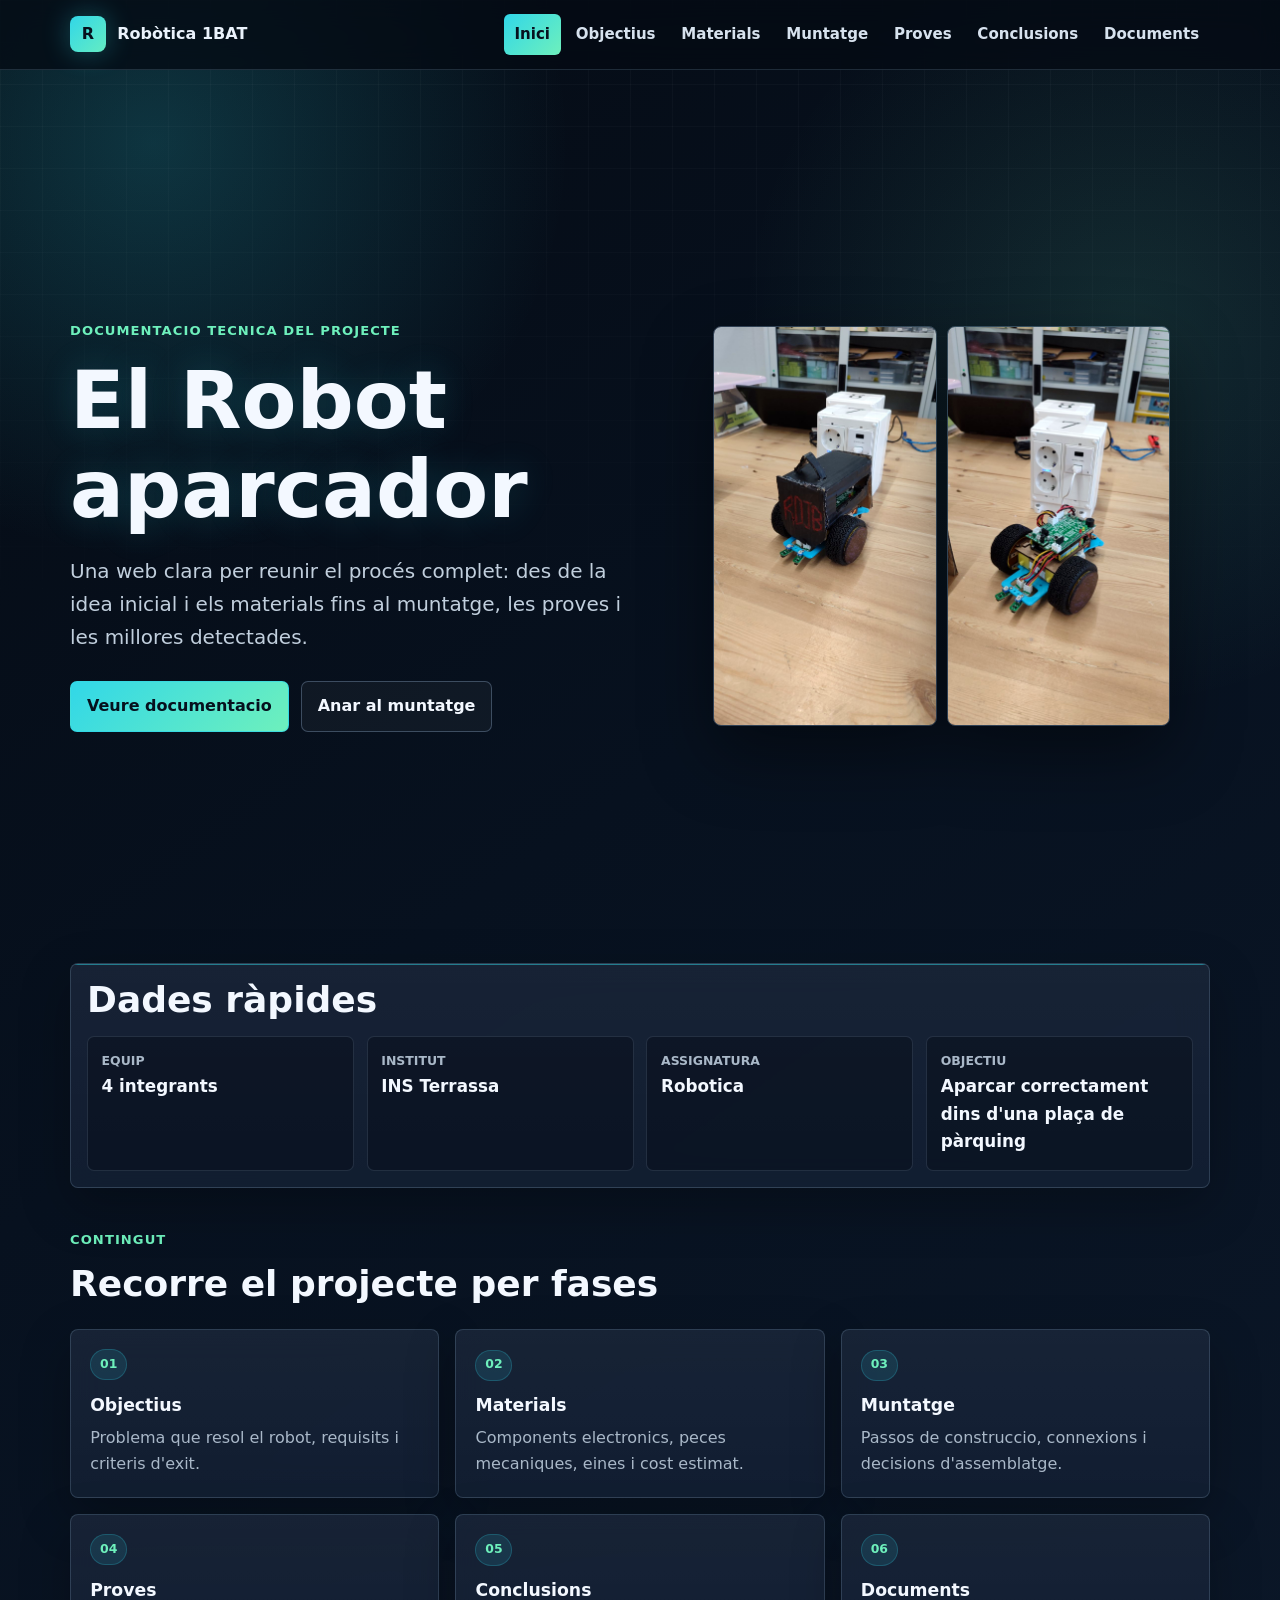
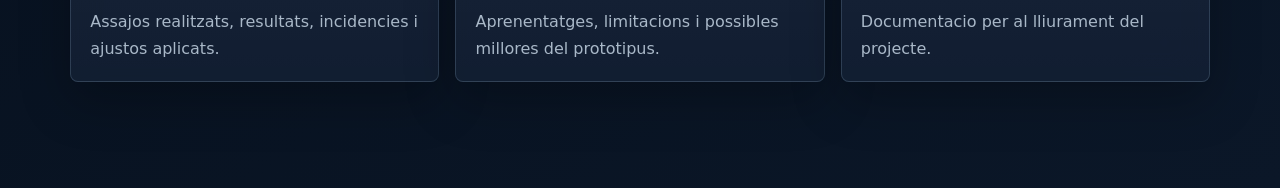
<file: index.html>
<!DOCTYPE html>
<html lang="ca">
<head>
  <meta charset="UTF-8">
  <meta name="viewport" content="width=device-width, initial-scale=1.0">
  <meta name="description" content="Documentacio d'un projecte de robotica educativa: objectius, materials, muntatge, programacio, proves i conclusions.">
  <title>Projecte de Robotica | Documentacio</title>
  <link rel="stylesheet" href="css/styles.css">
</head>
<body>
  <a class="skip-link" href="#contingut">Saltar al contingut</a>

  <header class="site-header">
    <div class="header-inner">
      <!-- Edita el nombre del proyecto si tu robot tiene un nombre propio. -->
      <a class="brand" href="index.html" aria-label="Inici del projecte de robotica">
        <span class="brand-mark" aria-hidden="true">R</span>
        <span>Robòtica 1BAT</span>
      </a>
      <nav class="site-nav" aria-label="Navegacio principal">
        <a href="index.html" aria-current="page">Inici</a>
        <a href="objetivos.html">Objectius</a>
        <a href="materiales.html">Materials</a>
        <a href="montaje.html">Muntatge</a>
        <a href="pruebas.html">Proves</a>
        <a href="conclusiones.html">Conclusions</a>
        <a href="documents.html">Documents</a>
      </nav>
    </div>
  </header>

  <main id="contingut" class="page">
    <section class="hero" aria-labelledby="titulo-principal">
      <div>
        <p class="eyebrow">Documentacio tecnica del projecte</p>
        <h1 id="titulo-principal">El Robot aparcador</h1>
        <p class="lead">
          Una web clara per reunir el procés complet: des de la idea inicial i els materials
          fins al muntatge, les proves i les millores detectades.
        </p>
        <div class="hero-actions">
          <a class="button" href="objetivos.html">Veure documentacio</a>
          <a class="button secondary" href="montaje.html">Anar al muntatge</a>
        </div>
      </div>

      <figure class="hero-media">
        <!-- Fotos del robot -->
        <div style="display: grid; grid-template-columns: 1fr 1fr; gap: 10px;">
          <img src="img/1000030691.jpeg" alt="Robot vista lateral" style="width: 100%; height: 400px; border-radius: 8px; object-fit: cover;">
          <img src="img/1000030692.jpeg" alt="Robot vista superior" style="width: 100%; height: 400px; border-radius: 8px; object-fit: cover;">
        </div>
      </figure>
    </section>

    <section class="quick-panel" aria-labelledby="datos-rapidos">
      <h2 id="datos-rapidos">Dades ràpides</h2>
      <dl class="quick-grid">
        <div>
          <dt>Equip</dt>
          <dd>4 integrants</dd>
        </div>
        <div>
          <dt>Institut</dt>
          <dd>INS Terrassa</dd>
        </div>
        <div>
          <dt>Assignatura</dt>
          <dd>Robotica</dd>
        </div>
        <div>
          <dt>Objectiu</dt>
          <dd>Aparcar correctament dins 
            d'una plaça de pàrquing 
            
        </div>
      </dl>
    </section>

    <section class="section" aria-labelledby="secciones">
      <div class="section-header">
        <p class="eyebrow">Contingut</p>
        <h2 id="secciones">Recorre el projecte per fases</h2>
      </div>

      <div class="cards-grid">
        <a class="card" href="objetivos.html">
          <span class="tag">01</span>
          <h3>Objectius</h3>
          <p>Problema que resol el robot, requisits i criteris d'exit.</p>
        </a>
        <a class="card" href="materiales.html">
          <span class="tag">02</span>
          <h3>Materials</h3>
          <p>Components electronics, peces mecaniques, eines i cost estimat.</p>
        </a>
        <a class="card" href="montaje.html">
          <span class="tag">03</span>
          <h3>Muntatge</h3>
          <p>Passos de construccio, connexions i decisions d'assemblatge.</p>
        </a>
        <a class="card" href="pruebas.html">
          <span class="tag">04</span>
          <h3>Proves</h3>
          <p>Assajos realitzats, resultats, incidencies i ajustos aplicats.</p>
        </a>
        <a class="card" href="conclusiones.html">
          <span class="tag">05</span>
          <h3>Conclusions</h3>
          <p>Aprenentatges, limitacions i possibles millores del prototipus.</p>
        </a>
        <a class="card" href="documents.html">
          <span class="tag">06</span>
          <h3>Documents</h3>
          <p>Documentacio per al lliurament del projecte.</p>
        </a>
      </div>
    </section>
  </main>
</html>
</file>
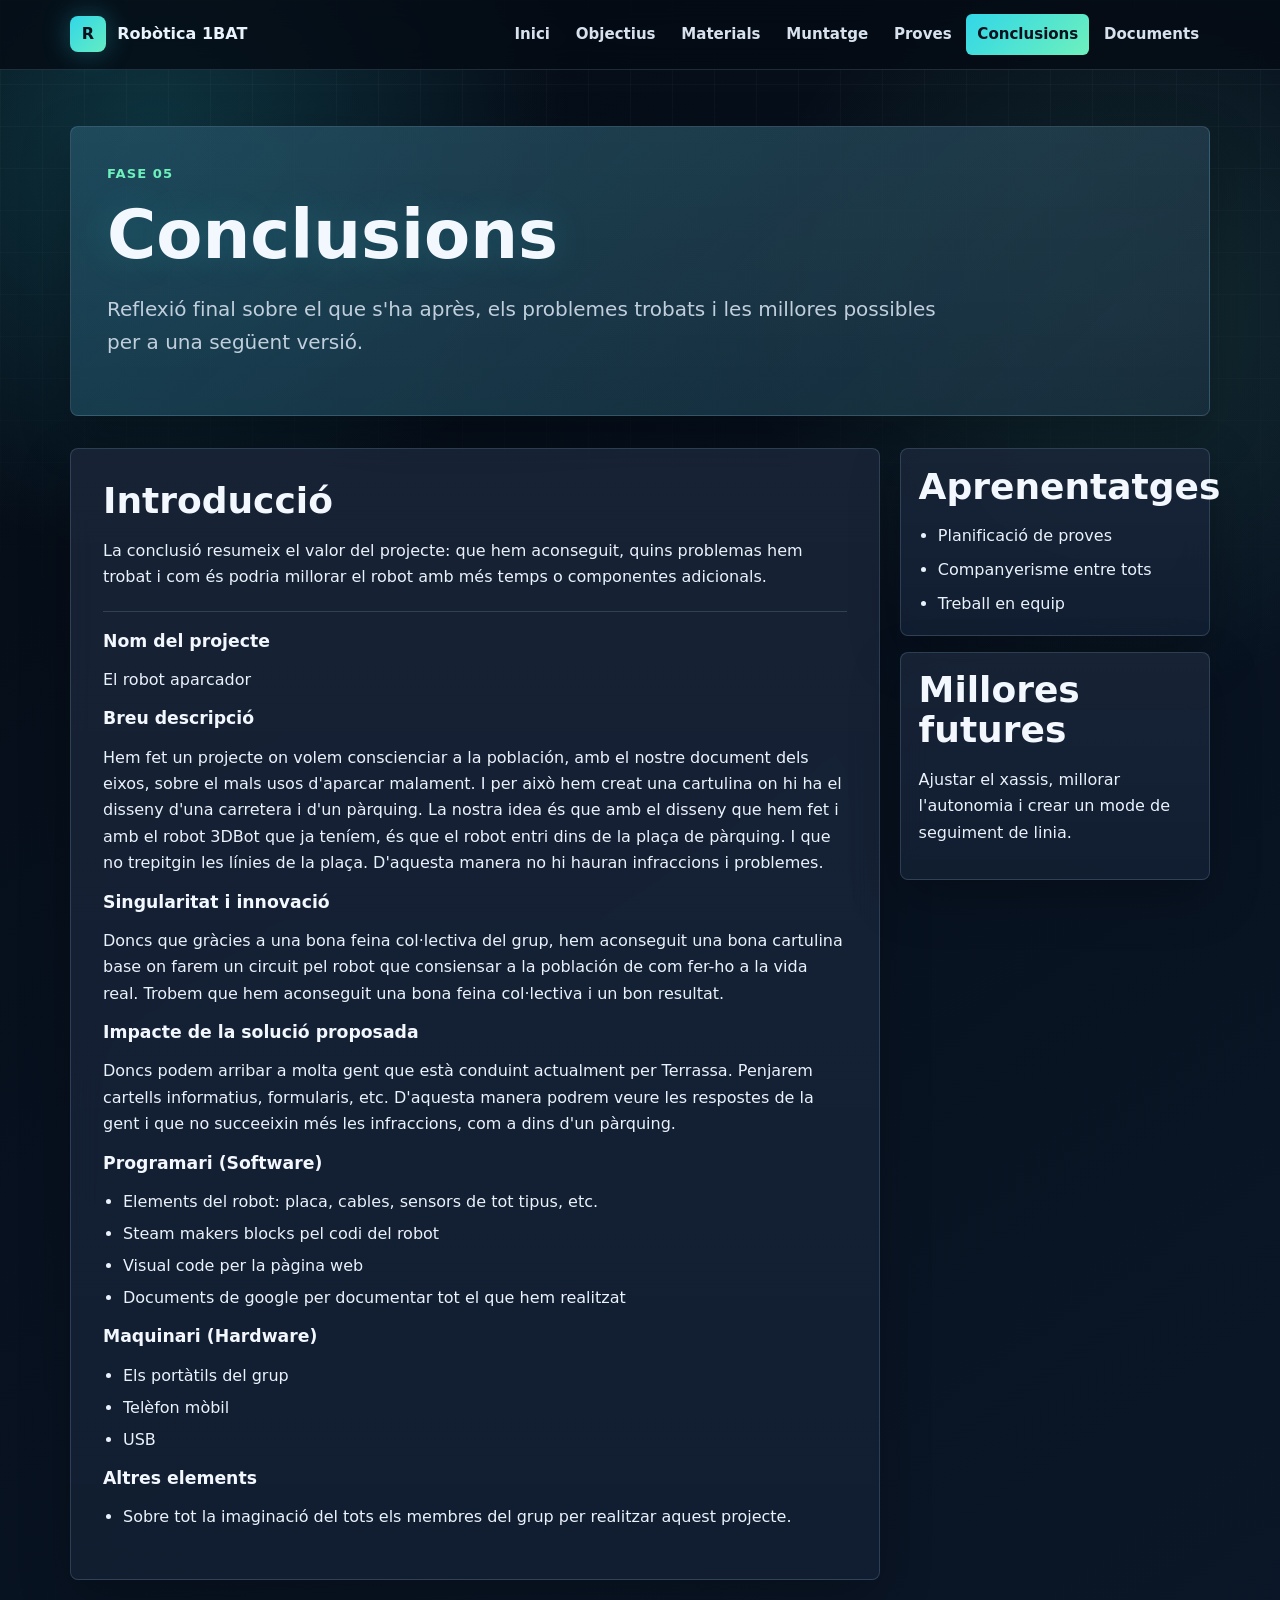
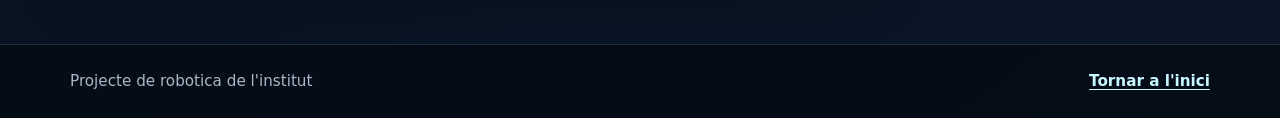
<file: conclusiones.html>
<!DOCTYPE html>
<html lang="ca">
<head>
  <meta charset="UTF-8">
  <meta name="viewport" content="width=device-width, initial-scale=1.0">
  <meta name="description" content="Conclusions i millores del projecte de robotica.">
  <title>Conclusions | Projecte de Robotica</title>
  <link rel="stylesheet" href="css/styles.css">
</head>
<body>
  <a class="skip-link" href="#contingut">Saltar al contingut</a>
  <header class="site-header">
    <div class="header-inner">
      <a class="brand" href="index.html"><span class="brand-mark" aria-hidden="true">R</span><span>Robòtica 1BAT</span></a>
      <nav class="site-nav" aria-label="Navegacio principal">
        <a href="index.html">Inici</a>
        <a href="objetivos.html">Objectius</a>
        <a href="materiales.html">Materials</a>
        <a href="montaje.html">Muntatge</a>
        <a href="pruebas.html">Proves</a>
        <a href="conclusiones.html" aria-current="page">Conclusions</a>
        <a href="documents.html">Documents</a>
      </nav>
    </div>
  </header>

  <main id="contingut" class="page">
    <section class="page-title">
      <p class="eyebrow">Fase 05</p>
      <h1>Conclusions</h1>
      <p class="lead">Reflexió final sobre el que s'ha après, els problemes trobats i les millores possibles per a una següent versió.</p>
    </section>

    <div class="layout">
      <article class="content-card">
        <h2>Introducció</h2>
        <p>
          La conclusió resumeix el valor del projecte: que hem aconseguit, quins problemas hem trobat
          i com és podria millorar el robot amb més temps o componentes adicionals.
        </p>
        
        <div class="example-doc-content">
          <h3>Nom del projecte</h3>
          <p class="highlight">El robot aparcador</p>
          
          <h3>Breu descripció</h3>
          <p>Hem fet un projecte on volem conscienciar a la población, amb el nostre document dels eixos, sobre el mals usos d'aparcar malament. I per això hem creat una cartulina on hi ha el disseny d'una carretera i d'un pàrquing. La nostra idea és que amb el disseny que hem fet i amb el robot 3DBot que ja teníem, és que el robot entri dins de la plaça de pàrquing. I que no trepitgin les línies de la plaça. D'aquesta manera no hi hauran infraccions i problemes.</p>
          
          <h3>Singularitat i innovació</h3>
          <p>Doncs que gràcies a una bona feina col·lectiva del grup, hem aconseguit una bona cartulina base on farem un circuit pel robot que consiensar a la población de com fer-ho a la vida real. Trobem que hem aconseguit una bona feina col·lectiva i un bon resultat.</p>
          
          <h3>Impacte de la solució proposada</h3>
          <p>Doncs podem arribar a molta gent que està conduint actualment per Terrassa. Penjarem cartells informatius, formularis, etc. D'aquesta manera podrem veure les respostes de la gent i que no succeeixin més les infraccions, com a dins d'un pàrquing.</p>
          
          <h3>Programari (Software)</h3>
          <ul>
            <li>Elements del robot: placa, cables, sensors de tot tipus, etc.</li>
            <li>Steam makers blocks pel codi del robot</li>
            <li>Visual code per la pàgina web</li>
            <li>Documents de google per documentar tot el que hem realitzat</li>
          </ul>
          <h3>Maquinari (Hardware)</h3>
          <ul>
            <li>Els portàtils del grup</li>
            <li>Telèfon mòbil</li>
            <li>USB</li>
          </ul>
          <h3>Altres elements</h3>
          <ul>
            <li>Sobre tot la imaginació del tots els membres del grup per realitzar aquest projecte.</li>
          </ul>
        </div>
      </article>

      <aside aria-label="Aprendizajes y mejoras">
        <section class="side-card">
          <h2>Aprenentatges</h2>
          <ul>
            <li>Planificació de proves</li>
            <li>Companyerisme entre tots</li>
            <li>Treball en equip</li>
          </ul>
        </section>
        <section class="side-card">
          <h2>Millores futures</h2>
          <p>Ajustar el xassis, millorar l'autonomia i crear un mode de seguiment de linia.</p>
        </section>
      </aside>
    </div>
  </main>

  <footer class="site-footer"><div class="footer-inner"><span>Projecte de robotica de l'institut</span><a href="index.html">Tornar a l'inici</a></div></footer>
</body>
</html>
</file>
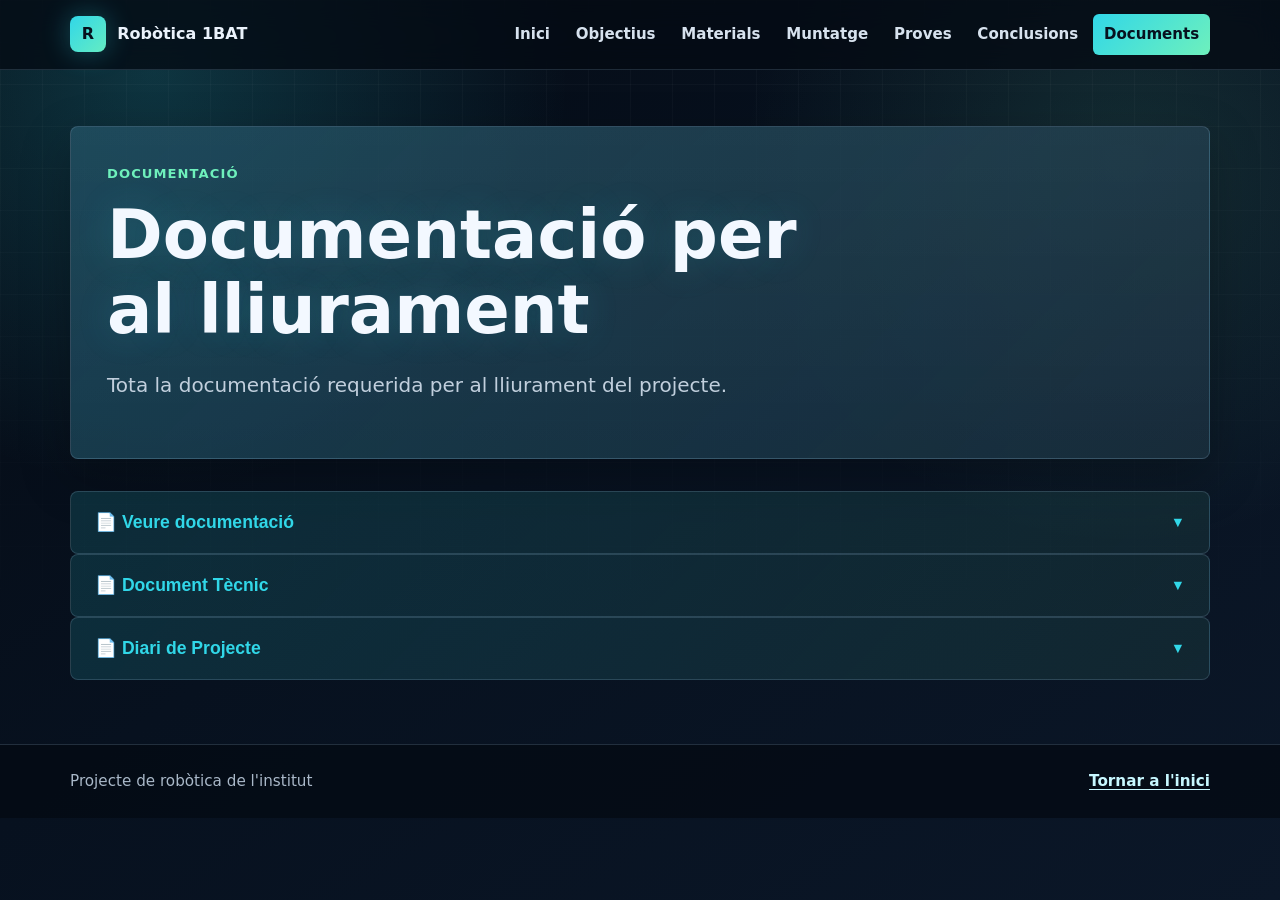
<file: documents.html>
<!DOCTYPE html>
<html lang="ca">
<head>
  <meta charset="UTF-8">
  <meta name="viewport" content="width=device-width, initial-scale=1.0">
  <meta name="description" content="Documentació per al lliurament del projecte de robòtica.">
  <title>Documents | Projecte de Robotica</title>
  <link rel="stylesheet" href="css/styles.css">
</head>
<body>
  <a class="skip-link" href="#contingut">Saltar al contingut</a>
  <header class="site-header">
    <div class="header-inner">
      <a class="brand" href="index.html"><span class="brand-mark" aria-hidden="true">R</span><span>Robòtica 1BAT</span></a>
      <nav class="site-nav" aria-label="Navegacio principal">
        <a href="index.html">Inici</a>
        <a href="objetivos.html">Objectius</a>
        <a href="materiales.html">Materials</a>
        <a href="montaje.html">Muntatge</a>
        <a href="pruebas.html">Proves</a>
        <a href="conclusiones.html">Conclusions</a>
        <a href="documents.html" aria-current="page">Documents</a>
      </nav>
    </div>
  </header>

  <main id="contingut" class="page">
    <section class="page-title">
      <p class="eyebrow">Documentació</p>
      <h1>Documentació per al lliurament</h1>
      <p class="lead">Tota la documentació requerida per al lliurament del projecte.</p>
    </section>

    <button class="collapsible" onclick="toggleDocument()">
      <span>📄 Veure documentació</span>
      <span class="arrow">▼</span>
    </button>
    <div class="doc-content" id="docExpandible" style="display: none;">
      <h3>Nom del projecte</h3>
      <p class="highlight">El robot aparcador</p>
      
      <h3>Breu descripció</h3>
      <p>Hem fet un projecte on volem conscienciar a la población, amb el nostre document dels eixos, sobre el mals usos d'aparcar malament. I per això hem creat una cartulina on hi ha el disseny d'una carretera i d'un pàrquing. La nostra idea és que amb el disseny que hem fet i amb el robot 3DBot que ja teníem, és que el robot entri dins de la plaça de pàrquing. I que no trepitgin les línies de la plaça. D'aquesta manera no hi hauran infraccions i problemes.</p>
      
      <h3>Singularitat i innovació</h3>
      <p>Doncs que gràcies a una bona feina col·lectiva del grup, hem aconseguit una bona cartulina base on farem un circuit pel robot que consiensar a la población de com fer-ho a la vida real. Trobem que hem aconseguit una bona feina col·lectiva i un bon resultat.</p>
      
      <h3>Impacte de la solució proposada</h3>
      <p>Doncs podem arribar a molta gent que està conduint actualment per Terrassa. Penjarem cartells informatius, formularis, etc. D'aquesta manera podrem veure les respostes de la gent i que no succeeixin més les infraccions, com a dins d'un pàrquing.</p>
      
      <h3>Breu descripció de la proposta educativa</h3>
      <p>A l'aula hem desenvolupat un codi per a què el robot es mogui lliurament pel disseny de la cartulina. La cartulina que vam fer tenía un disseny d'un pàrquing i d'una carretera, la nostra idea era que el robot pogués moure's primer per la carretera, i posteriorment entrar dins del pàrquing i aparcar dins d'una plaça.</p>
      
      <h3>Entregables</h3>
      <ul>
        <li><strong>Enllaç al producte final:</strong> -</li>
        <li><strong>Enllaç al document tècnic:</strong> <a href="https://docs.google.com/document/d/1k0O4gGN_pG13PgQwrKskwjrGYUp03J2yBWtfYfVTpg0/edit?tab=t.0" target="_blank">Document tècnic</a></li>
        <li><strong>Enllaç a la proposta educativa:</strong> Aquest document el faig jo (Toni)!!!!</li>
        <li><strong>Vídeo explicatiu:</strong> <a href="https://drive.google.com/file/d/1ytSDuiI64ZmwFMRpxfPZpYMq84LlsPlb/view?usp=drive_link" target="_blank">Video Robòtica #mSchool</a></li>
        <li><strong>Enllaç a la web promocional:</strong> <a href="https://rogercatalan-cyber.github.io/WebRobotica/" target="_blank">Web del projecte</a></li>
      </ul>
    </div>

    <button class="collapsible" onclick="toggleDocumentTecnic()">
      <span>📄 Document Tècnic</span>
      <span class="arrow">▼</span>
    </button>
    <div class="doc-content" id="docTecnicExpandible" style="display: none;">
      <h3>A. Inventari de Recursos digitals (La "caixa d'eines")</h3>
      
      <table style="width: 100%; border-collapse: collapse; margin: 1rem 0;">
        <tr style="background-color: #000000;">
          <th style="padding: 6pt 9pt; border: 1px solid #000000; text-align: left;">Programari (Software)</th>
          <th style="padding: 6pt 9pt; border: 1px solid #000000; text-align: left;">Maquinari (Hardware)</th>
          <th style="padding: 6pt 9pt; border: 1px solid #1f1f1f; text-align: left;">Altres elements (opcional)</th>
        </tr>
        <tr>
          <td style="padding: 6pt 9pt; border: 1px solid #1f1f1f; vertical-align: top;">
            <ul style="margin: 0; padding-left: 1.2rem;">
              <li>Elements del robot: placa, cables, sensors de tot tipus, etc.</li>
              <li>Steam makers blocks pel codi del robot</li>
              <li>Visual code per la pàgina web</li>
              <li>Documents de google per documentar tot el que hem realitzat</li>
            </ul>
          </td>
          <td style="padding: 6pt 9pt; border: 1px solid #1f1f1f; vertical-align: top;">
            <ul style="margin: 0; padding-left: 1.2rem;">
              <li>Els portàtils del grup</li>
              <li>Telèfon mòbil</li>
              <li>USB</li>
            </ul>
          </td>
          <td style="padding: 6pt 9pt; border: 1px solid #1f1f1f; vertical-align: top;">
            <ul style="margin: 0; padding-left: 1.2rem;">
              <li>Sobre tot la imaginació del tots els membres del grup per realitzar aquest projecte.</li>
            </ul>
          </td>
        </tr>
      </table>

      <h3>B. Aspectes Tècnics Rellevants (El "cor" tècnic del projecte)</h3>
      
      <table style="width: 100%; border-collapse: collapse; margin: 1rem 0;">
        <tr style="background-color: #000000;">
          <th style="padding: 6pt 9pt; border: 1px solid #1f1f1f; text-align: left; width: 50%;">ACCIÓ / FUNCIONALITAT (Què volíem fer)</th>
          <th style="padding: 6pt 9pt; border: 1px solid #1f1f1f; text-align: left; width: 50%;">EVIDÈNCIA TÈCNICA (Com ho hem fet)</th>
        </tr>
        <tr>
          <td style="padding: 6pt 9pt; border: 1px solid #1f1f1f; vertical-align: top;">
            <p>La nostra idea era conscienciar a la población. Perquè no es facin uns mals usos de l'aparcament, i que tothom respecti les normes viàries.</p>
          </td>
          <td style="padding: 6pt 9pt; border: 1px solid #1f1f1f; vertical-align: top;">
            <p>Primer mesos enrere vam crear un robot. El 3DBot de Innova Didactic. Vam plantejar un una idea principal que afecten a una part de la societat. I vam decidir fer el projecte sobre la conscienciació de la población en respecte al trànsit.</p>
          </td>
        </tr>
        <tr>
          <td style="padding: 6pt 9pt; border: 1px solid #1f1f1f; vertical-align: top;">
            <p>Vam crear una cartulina on hi havia una carretera que connecta amb un pàrquing de unes quantes places.</p>
          </td>
          <td style="padding: 6pt 9pt; border: 1px solid #1f1f1f; vertical-align: top;">
            <p>Com que ja teníem el robot, vam fer un codi apte perquè el robot es pogués moure per dintre d'aquesta cartulina amb un comandament a distància.</p>
          </td>
        </tr>
        <tr>
          <td style="padding: 6pt 9pt; border: 1px solid #1f1f1f; vertical-align: top;">
            <p>D'aquesta manera el robot entra en una plaça i quan trepitjar les línies de cada plaça el robot pita. Indicant que hi havia algun problema. D'aquesta pots aparcar el robot correctament de manera que no piti més.</p>
          </td>
          <td style="padding: 6pt 9pt; border: 1px solid #1f1f1f; vertical-align: top;">
            <p>Per últim hem creat una web on s'explica tot el treball que hem dut a terme. Introducció, objectius, material, etc. D'aquesta manera tota la nostra feina queda ben documentada i explicada pas a pas.</p>
          </td>
        </tr>
      </table>
    </div>

    <button class="collapsible" onclick="toggleDiari()">
      <span>📄 Diari de Projecte</span>
      <span class="arrow">▼</span>
    </button>
    <div class="doc-content" id="diariExpandible" style="display: none;">
      <h3>DIARI DE PROJECTE - El robot aparcador</h3>
      <p><em>Empleneu un registre per a cada sessió.</em></p>
      
      <h4>Dia 1 - 16/03/2026</h4>
      <ul>
        <li><strong>Membres:</strong> Blai Alias, Roger Catalán, Dídac Morejon i Jan Preixens</li>
        <li><strong>Objectiu:</strong> Començar amb el treball, plantejar unes bones bases pel treball per aconseguir una bona feina.</li>
        <li><strong>Tasques:</strong> Crear els documents, i començar-los pas a pas</li>
        <li><strong>Problemes:</strong> De moment cap, perquè el treball és molt semblant al de programació</li>
        <li><strong>Aprenentatge tècnic:</strong> Avui hem après a fer grups i a tenir una bona dinàmica</li>
        <li><strong>Aprenentatge equip:</strong> Hem après que treballar amb grup és una de les millors formes per treballa</li>
      </ul>

      <h4>Dia 2 - 17/03/2026</h4>
      <ul>
        <li><strong>Membres:</strong> Blai Alias, Roger Catalán, Dídac Morejon i Jan Preixens</li>
        <li><strong>Objectiu:</strong> Seguir fent el treball per on el vam deixar l'últim dia</li>
        <li><strong>Tasques:</strong> Hem començat amb els eixos i fer el diari</li>
        <li><strong>Problemes:</strong> La veritat és que cap</li>
        <li><strong>Aprenentatge tècnic:</strong> A posar correctament l'índex</li>
        <li><strong>Aprenentatge equip:</strong> Doncs que per aconseguir una bona nota hem de treballar tots per igual i no anar cadascú a la seva</li>
      </ul>

      <h4>Dia 3 - 23/3/2026</h4>
      <ul>
        <li><strong>Membres:</strong> Blai Alias, Roger Catalán, Dídac Morejon i Jan Preixens</li>
        <li><strong>Objectiu:</strong> Seguir fent el treball per on el vam deixar l'últim dia, avui hem aconseguit acabar els 6 eixos.</li>
        <li><strong>Tasques:</strong> Continuar amb la feina de l'últim dia, que era els eixos i ja els hem acabat.</li>
        <li><strong>Problemes:</strong> Cap ni una</li>
        <li><strong>Aprenentatge tècnic:</strong> El de cada setmana</li>
        <li><strong>Aprenentatge equip:</strong> A treballar en equip i a tenir una bona convivència</li>
      </ul>

      <h4>Dia 4 - 25/03/2026</h4>
      <ul>
        <li><strong>Membres:</strong> Blai Alias, Roger Catalán, Dídac Morejon i Jan Preixens</li>
        <li><strong>Objectiu:</strong> Continuar amb el document dels eixos</li>
        <li><strong>Tasques:</strong> Hem arribat fins al punt 4 avui</li>
        <li><strong>Problemes:</strong> No hem tingut cap problema</li>
        <li><strong>Aprenentatge tècnic:</strong> A elaborar un bon document de google</li>
        <li><strong>Aprenentatge equip:</strong> Que hem de treballar tots</li>
      </ul>

      <h4>Dia 5 - 27/03/2026</h4>
      <ul>
        <li><strong>Membres:</strong> Blai Alias, Roger Catalán, Dídac Morejon i Jan Preixens</li>
        <li><strong>Objectiu:</strong> Seguir amb el treball</li>
        <li><strong>Tasques:</strong> Hem arribat fins al punt 5 avui</li>
        <li><strong>Problemes:</strong> No en tenim cap</li>
        <li><strong>Aprenentatge tècnic:</strong> Que potser hauríem de ser més productius</li>
        <li><strong>Aprenentatge equip:</strong> Que hem de fer el treball tots junts per aconseguir una bona feina</li>
      </ul>

      <h4>Dia 6 - 8/4/2026</h4>
      <ul>
        <li><strong>Membres:</strong> Blai Alias, Roger Catalán, Dídac Morejon i Jan Preixens</li>
        <li><strong>Objectiu:</strong> Seguir amb el document</li>
        <li><strong>Tasques:</strong> Fer preguntes a companys a classe</li>
        <li><strong>Problemes:</strong> No tenim cap problema</li>
        <li><strong>Aprenentatge tècnic:</strong> No hem après gaire</li>
        <li><strong>Aprenentatge equip:</strong> Que portem bé el document perquè treballem tots</li>
      </ul>

      <h4>Dia 7 - 10/4/2026</h4>
      <ul>
        <li><strong>Membres:</strong> Blai Alias, Roger Catalán i Jan Preixens</li>
        <li><strong>Objectiu:</strong> Vem fer el disseny de la ciutat per el robot</li>
        <li><strong>Tasques:</strong> Esquema de la ciutat amb miniatura</li>
        <li><strong>Problemes:</strong> Ninguna/Cap</li>
        <li><strong>Aprenentatge tècnic:</strong> Hem après a dibuixar</li>
        <li><strong>Aprenentatge equip:</strong> Hem après a organitzar-nos per a treballar en equip</li>
      </ul>

      <h4>Dia 8 - 13/4/2026</h4>
      <ul>
        <li><strong>Membres:</strong> Blai Alias, Roger Catalán, Jan Preixens i Dídac Morejón</li>
        <li><strong>Objectiu:</strong> Vem fer el disseny de la ciutat per el robot en gran i volem passar-ho en gran</li>
        <li><strong>Tasques:</strong> Esquema de la ciutat als fulls enganxats amb celo</li>
        <li><strong>Problemes:</strong> Ninguna/Cap</li>
        <li><strong>Aprenentatge tècnic:</strong> Fer una bona representació tècnica en gran del dibuix en miniatura.</li>
        <li><strong>Aprenentatge equip:</strong> Que hem aconseguit un bon document base del disseny del pàrking</li>
      </ul>

      <h4>Dia 9 - 17/4/2026</h4>
      <ul>
        <li><strong>Membres:</strong> Blai Alias, Roger Catalán, Jan Preixens i Dídac Morejón</li>
        <li><strong>Objectiu:</strong> Hem tirat a la basura l'últim disseny que teníem i l'hem fet molt més currat gràcies al Roger</li>
        <li><strong>Tasques:</strong> Esquema de la ciutat amb cartolines més grans i un disseny més currat</li>
        <li><strong>Problemes:</strong> Ninguna/Cap</li>
        <li><strong>Aprenentatge tècnic:</strong> Fer una bona representació tècnica en gran del dibuix en miniatura.</li>
        <li><strong>Aprenentatge equip:</strong> Que ens vam currar tots un bon disseny base i ara al passar-lo en gran hem aconseguit una molt bona cartulina</li>
      </ul>

      <h4>Dia 10 - 20/4/2026</h4>
      <ul>
        <li><strong>Membres:</strong> Blai Alias, Roger Catalán, Jan Preixens i Dídac Morejón</li>
        <li><strong>Objectiu:</strong> Fer un bon codi pel robot, i també veure si necessitem algun sensor més</li>
        <li><strong>Tasques:</strong> Ja hem acabat el codi</li>
        <li><strong>Problemes:</strong> Ninguna/Cap</li>
        <li><strong>Aprenentatge tècnic:</strong> El de cada setmana</li>
        <li><strong>Aprenentatge equip:</strong> El de cada setmana</li>
      </ul>

      <h4>Dia 11 - 22/4/2026</h4>
      <ul>
        <li><strong>Membres:</strong> Blai Alias, Roger Catalán, Jan Preixens i Dídac Morejón</li>
        <li><strong>Objectiu:</strong> Fer un disseny correcte de la carcassa del robot</li>
        <li><strong>Tasques:</strong> Hem fet un bon disseny base i el següent dia comencem amb el disseny final de la carcassa del robot</li>
        <li><strong>Problemes:</strong> No hem trobat cap tipus de problema</li>
        <li><strong>Aprenentatge tècnic:</strong> El de cada setmana</li>
        <li><strong>Aprenentatge equip:</strong> El de cada setmana</li>
      </ul>

      <h4>Dia 12 - 24/4/2026</h4>
      <ul>
        <li><strong>Membres:</strong> Blai Alias, Roger Catalán, Jan Preixens i Dídac Morejón</li>
        <li><strong>Objectiu:</strong> Continuar amb la carcassa del robot i fer els documents que ens queden</li>
        <li><strong>Tasques:</strong> Amb una pistola de silicona, hem enganxat una estructura de cartró, i l'hem posat a la part posterior del robot</li>
        <li><strong>Problemes:</strong> Cap</li>
        <li><strong>Aprenentatge tècnic:</strong> Res el de cada setmana</li>
        <li><strong>Aprenentatge equip:</strong> El de sempre</li>
      </ul>

      <h4>Dia 13 - 27/4/2026</h4>
      <ul>
        <li><strong>Membres:</strong> Blai Alias, Roger Catalán, Jan Preixens i Dídac Morejón</li>
        <li><strong>Objectiu:</strong> Plantear una web que estigui correcte</li>
        <li><strong>Tasques:</strong> Fer les bases de la web</li>
        <li><strong>Problemes:</strong> Cap</li>
        <li><strong>Aprenentatge tècnic:</strong> El de sempre</li>
        <li><strong>Aprenentatge equip:</strong> Doncs el de cada setmana</li>
      </ul>

      <h4>Dia 14 - 29/4/2026</h4>
      <ul>
        <li><strong>Membres:</strong> Blai Alias, Roger Catalán, Jan Preixens i Dídac Morejón</li>
        <li><strong>Objectiu:</strong> Acabar la pàgina web i que quedi de manera ben currada</li>
        <li><strong>Tasques:</strong> Finalitzar la web al Visual Studio. I a quedat molt xula</li>
        <li><strong>Problemes:</strong> Cap</li>
        <li><strong>Aprenentatge tècnic:</strong> El de cada setmana</li>
        <li><strong>Aprenentatge equip:</strong> El de sempre</li>
      </ul>


    <script>
    function toggleDocument() {
      var content = document.getElementById("docExpandible");
      var button = document.querySelector(".collapsible");
      if (content.style.display === "none") {
        content.style.display = "block";
        button.classList.add("active");
      } else {
        content.style.display = "none";
        button.classList.remove("active");
      }
    }
    function toggleDocumentTecnic() {
      var content = document.getElementById("docTecnicExpandible");
      var button = document.querySelectorAll(".collapsible")[1];
      if (content.style.display === "none") {
        content.style.display = "block";
        button.classList.add("active");
      } else {
        content.style.display = "none";
        button.classList.remove("active");
      }
    }
    function toggleDiari() {
      var content = document.getElementById("diariExpandible");
      var button = document.querySelectorAll(".collapsible")[2];
      if (content.style.display === "none") {
        content.style.display = "block";
        button.classList.add("active");
      } else {
        content.style.display = "none";
        button.classList.remove("active");
      }
    }
    </script>
  </main>
        </div>
      </article>
    </div>
  </main>

  <footer class="site-footer"><div class="footer-inner"><span>Projecte de robòtica de l'institut</span><a href="index.html">Tornar a l'inici</a></div></footer>
</body>
</html>
</file>
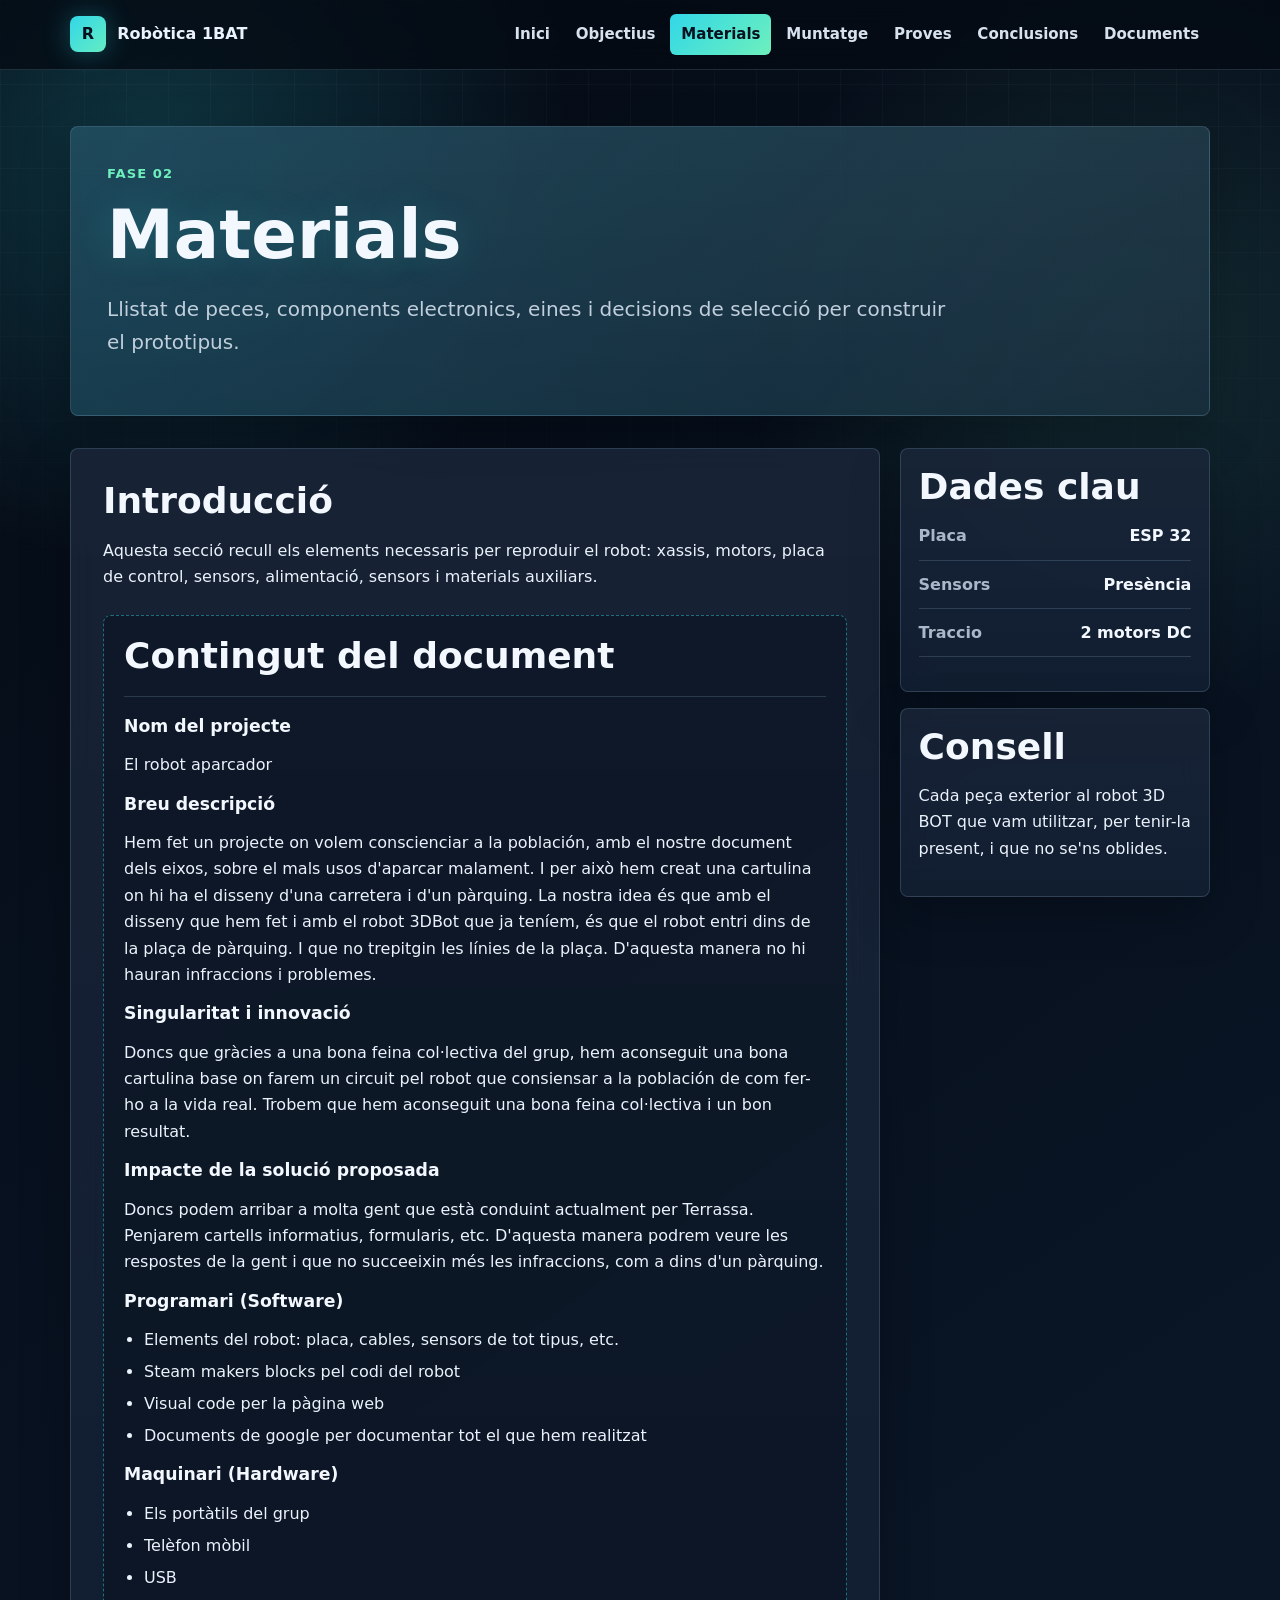
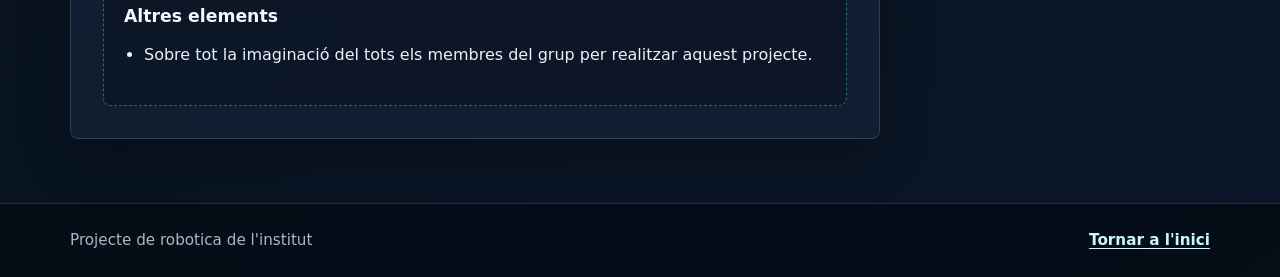
<file: materiales.html>
<!DOCTYPE html>
<html lang="ca">
<head>
  <meta charset="UTF-8">
  <meta name="viewport" content="width=device-width, initial-scale=1.0">
  <meta name="description" content="Materials i components del robot educatiu.">
  <title>Materials | Projecte de Robotica</title>
  <link rel="stylesheet" href="css/styles.css">
</head>
<body>
  <a class="skip-link" href="#contingut">Saltar al contingut</a>
  <header class="site-header">
    <div class="header-inner">
      <a class="brand" href="index.html"><span class="brand-mark" aria-hidden="true">R</span><span>Robòtica 1BAT</span></a>
      <nav class="site-nav" aria-label="Navegacio principal">
        <a href="index.html">Inici</a>
        <a href="objetivos.html">Objectius</a>
        <a href="materiales.html" aria-current="page">Materials</a>
        <a href="montaje.html">Muntatge</a>
        <a href="pruebas.html">Proves</a>
        <a href="conclusiones.html">Conclusions</a>
        <a href="documents.html">Documents</a>
      </nav>
    </div>
  </header>

  <main id="contingut" class="page">
    <section class="page-title">
      <p class="eyebrow">Fase 02</p>
      <h1>Materials</h1>
      <p class="lead">Llistat de peces, components electronics, eines i decisions de selecció per construir el prototipus.</p>
    </section>

    <div class="layout">
      <article class="content-card">
        <h2>Introducció</h2>
        <p>
          Aquesta secció recull els elements necessaris per reproduir el robot: xassis, motors,
          placa de control, sensors, alimentació, sensors i materials auxiliars.
        </p>

        <section class="doc-slot" aria-labelledby="docs-materiales">
          <h2 id="docs-materiales">Contingut del document</h2>
          <!-- INICIO GOOGLE DOCS: pega debajo el HTML exportado de materiales. -->
          <div class="example-doc-content">
            <h3>Nom del projecte</h3>
            <p class="highlight">El robot aparcador</p>
            
            <h3>Breu descripció</h3>
            <p>Hem fet un projecte on volem conscienciar a la población, amb el nostre document dels eixos, sobre el mals usos d'aparcar malament. I per això hem creat una cartulina on hi ha el disseny d'una carretera i d'un pàrquing. La nostra idea és que amb el disseny que hem fet i amb el robot 3DBot que ja teníem, és que el robot entri dins de la plaça de pàrquing. I que no trepitgin les línies de la plaça. D'aquesta manera no hi hauran infraccions i problemes.</p>
            
            <h3>Singularitat i innovació</h3>
            <p>Doncs que gràcies a una bona feina col·lectiva del grup, hem aconseguit una bona cartulina base on farem un circuit pel robot que consiensar a la población de com fer-ho a la vida real. Trobem que hem aconseguit una bona feina col·lectiva i un bon resultat.</p>
            
            <h3>Impacte de la solució proposada</h3>
            <p>Doncs podem arribar a molta gent que està conduint actualment per Terrassa. Penjarem cartells informatius, formularis, etc. D'aquesta manera podrem veure les respostes de la gent i que no succeeixin més les infraccions, com a dins d'un pàrquing.</p>
            
            <h3>Programari (Software)</h3>
            <ul>
              <li>Elements del robot: placa, cables, sensors de tot tipus, etc.</li>
              <li>Steam makers blocks pel codi del robot</li>
              <li>Visual code per la pàgina web</li>
              <li>Documents de google per documentar tot el que hem realitzat</li>
            </ul>
            <h3>Maquinari (Hardware)</h3>
            <ul>
              <li>Els portàtils del grup</li>
              <li>Telèfon mòbil</li>
              <li>USB</li>
            </ul>
            <h3>Altres elements</h3>
            <ul>
              <li>Sobre tot la imaginació del tots els membres del grup per realitzar aquest projecte.</li>
            </ul>
          </div>
          <!-- FIN GOOGLE DOCS: sustituye el bloque de ejemplo por tu documento. -->
        </section>
      </article>

      <aside aria-label="Datos clave de materiales">
        <section class="side-card">
          <h2>Dades clau</h2>
          <dl class="meta-list">
            <div><dt>Placa</dt><dd>ESP 32</dd></div>
            <div><dt>Sensors</dt><dd>Presència</dd></div>
            <div><dt>Traccio</dt><dd>2 motors DC</dd></div>
          </dl>
        </section>
        <section class="side-card">
          <h2>Consell</h2>
          <p>Cada peça exterior al robot 3D BOT que vam utilitzar, per tenir-la present, i que no se'ns oblides.</p>
        </section>
      </aside>
    </div>
  </main>

  <footer class="site-footer"><div class="footer-inner"><span>Projecte de robotica de l'institut</span><a href="index.html">Tornar a l'inici</a></div></footer>
</body>
</html>
</file>
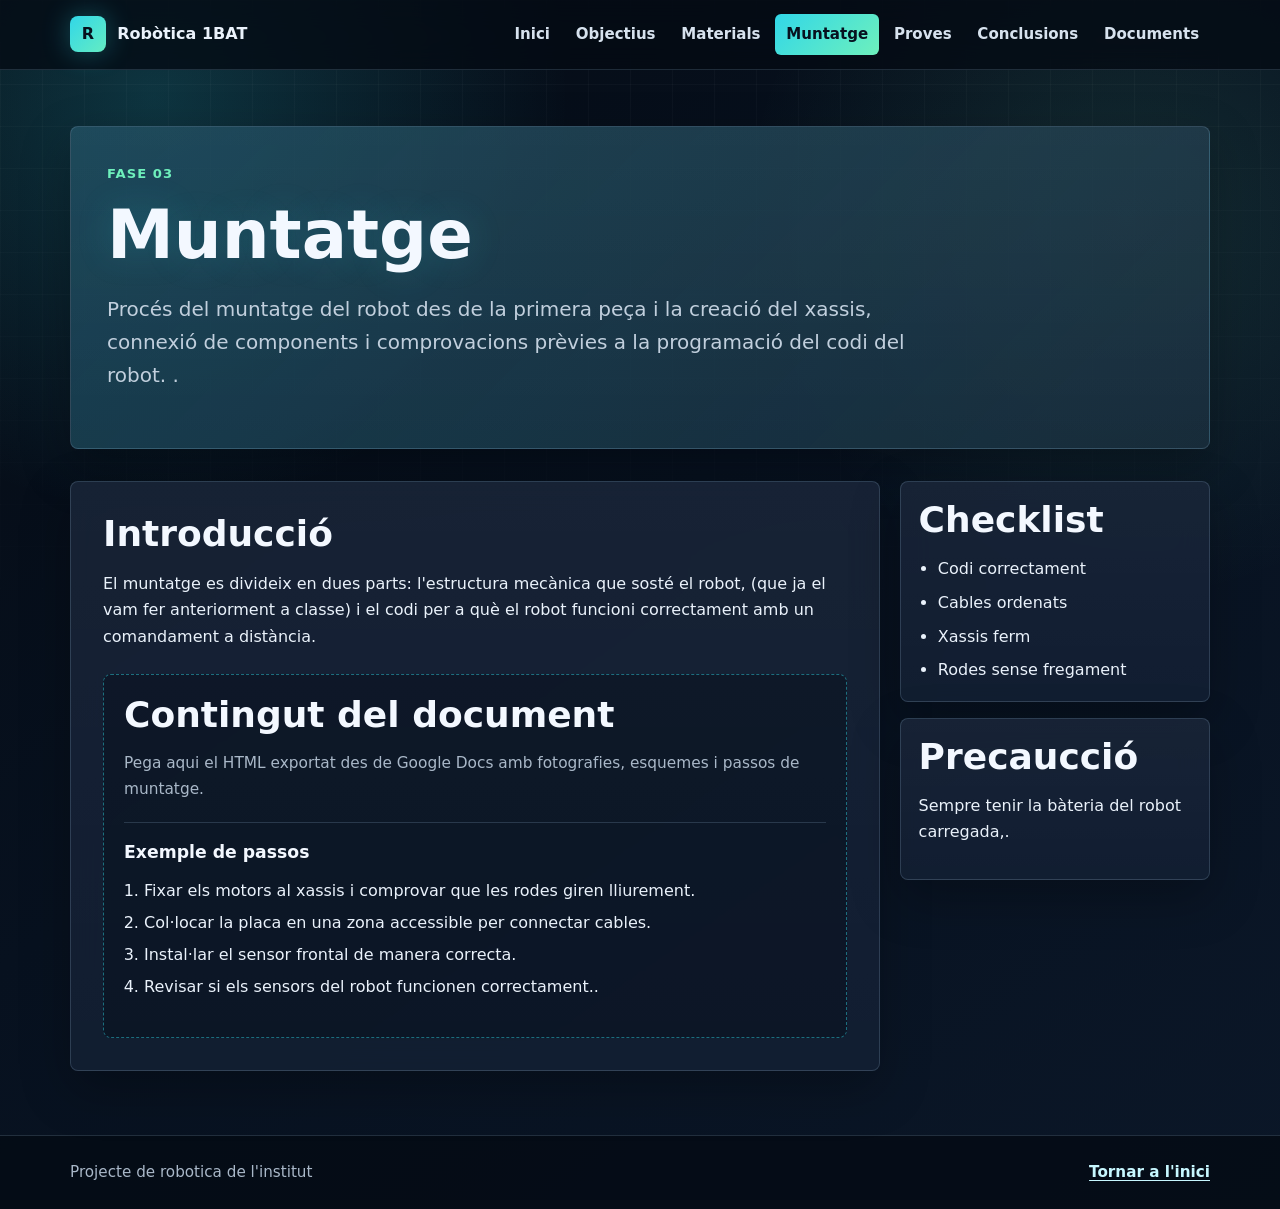
<file: montaje.html>
<!DOCTYPE html>
<html lang="ca">
<head>
  <meta charset="UTF-8">
  <meta name="viewport" content="width=device-width, initial-scale=1.0">
  <meta name="description" content="Muntatge mecanic i electric del robot.">
  <title>Muntatge | Projecte de Robotica</title>
  <link rel="stylesheet" href="css/styles.css">
</head>
<body>
  <a class="skip-link" href="#contingut">Saltar al contingut</a>
  <header class="site-header">
    <div class="header-inner">
      <a class="brand" href="index.html"><span class="brand-mark" aria-hidden="true">R</span><span>Robòtica 1BAT</span></a>
      <nav class="site-nav" aria-label="Navegacio principal">
        <a href="index.html">Inici</a>
        <a href="objetivos.html">Objectius</a>
        <a href="materiales.html">Materials</a>
        <a href="montaje.html" aria-current="page">Muntatge</a>
        <a href="pruebas.html">Proves</a>
        <a href="conclusiones.html">Conclusions</a>
        <a href="documents.html">Documents</a>
      </nav>
    </div>
  </header>

  <main id="contingut" class="page">
    <section class="page-title">
      <p class="eyebrow">Fase 03</p>
      <h1>Muntatge</h1>
      <p class="lead">Procés del muntatge del robot des de la primera peça i la creació del xassis, connexió de components i comprovacions prèvies a la programació del codi del robot. .</p>
    </section>

    <div class="layout">
      <article class="content-card">
        <h2>Introducció</h2>
        <p>
          El muntatge es divideix en dues parts: l'estructura mecànica que sosté el robot, 
          (que ja el vam fer anteriorment a classe) i el codi per a què el robot funcioni correctament
          amb un comandament a distància.
        </p>

        <section class="doc-slot" aria-labelledby="docs-montaje">
          <h2 id="docs-muntatge">Contingut del document</h2>
          <p class="doc-note">Pega aqui el HTML exportat des de Google Docs amb fotografies, esquemes i passos de muntatge.</p>
          <!-- INICIO GOOGLE DOCS: pega debajo el HTML exportado de montaje. -->
          <div class="example-doc-content">
            <h3>Exemple de passos</h3>
            <ol>
              <li>Fixar els motors al xassis i comprovar que les rodes giren lliurement.</li>
              <li>Col·locar la placa en una zona accessible per connectar cables.</li>
              <li>Instal·lar el sensor frontal de manera correcta.</li>
              <li>Revisar si els sensors del robot funcionen correctament..</li>
            </ol>
          </div>
          <!-- FIN GOOGLE DOCS: sustituye el bloque de ejemplo por tu documento. -->
        </section>
      </article>

      <aside aria-label="Indice de montaje">
        <section class="side-card">
          <h2>Checklist</h2>
          <ul>
            <li>Codi correctament</li>
            <li>Cables ordenats</li>
            <li>Xassis ferm</li>
            <li>Rodes sense fregament</li>
          </ul>
        </section>
        <section class="side-card">
          <h2>Precaucció</h2>
          <p>Sempre tenir la bàteria del robot carregada,.</p>
        </section>
      </aside>
    </div>
  </main>

  <footer class="site-footer"><div class="footer-inner"><span>Projecte de robotica de l'institut</span><a href="index.html">Tornar a l'inici</a></div></footer>
</body>
</html>
</file>
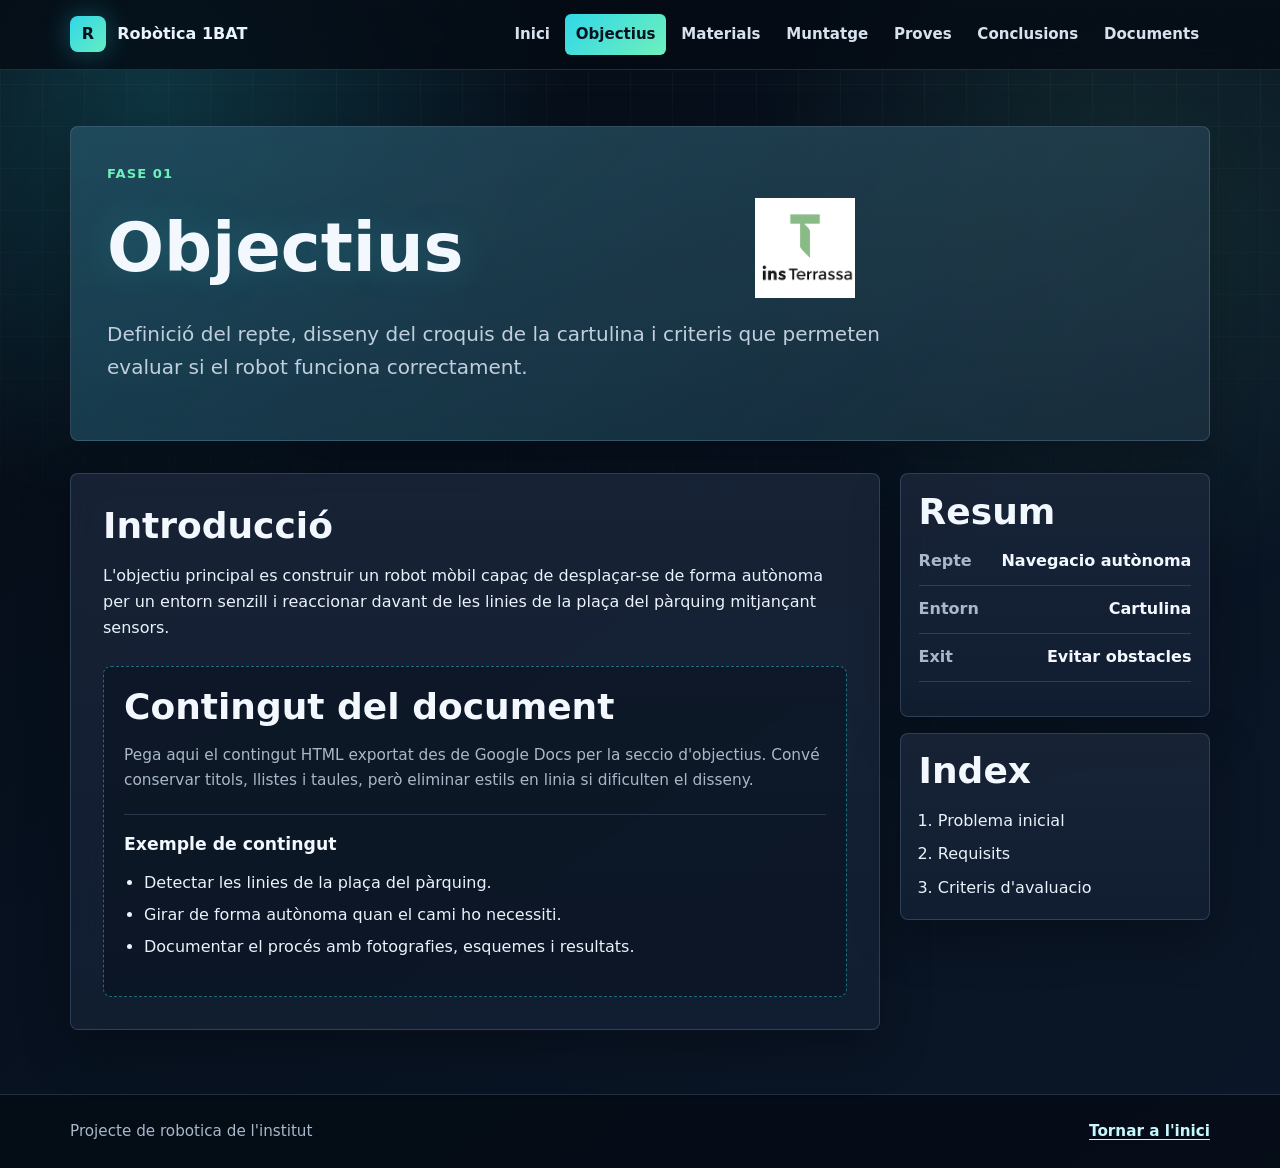
<file: objetivos.html>
<!DOCTYPE html>
<html lang="ca">
<head>
  <meta charset="UTF-8">
  <meta name="viewport" content="width=device-width, initial-scale=1.0">
  <meta name="description" content="Objectius del projecte de robotica educativa.">
  <title>Objectius | Projecte de Robotica</title>
  <link rel="stylesheet" href="css/styles.css">
</head>
<body>
  <a class="skip-link" href="#contingut">Saltar al contingut</a>
  <header class="site-header">
    <div class="header-inner">
      <a class="brand" href="index.html"><span class="brand-mark" aria-hidden="true">R</span><span>Robòtica 1BAT</span></a>
      <nav class="site-nav" aria-label="Navegacio principal">
        <a href="index.html">Inici</a>
        <a href="objetivos.html" aria-current="page">Objectius</a>
        <a href="materiales.html">Materials</a>
        <a href="montaje.html">Muntatge</a>
        <a href="pruebas.html">Proves</a>
        <a href="conclusiones.html">Conclusions</a>
        <a href="documents.html">Documents</a>
      </nav>
    </div>
  </header>

  <main id="contingut" class="page">
    <section class="page-title">
      <p class="eyebrow">Fase 01</p>
      <h1 style="display: flex; align-items: center; justify-content: space-between; gap: 20px;">Objectius <img src="img/ins terrassa.png" alt="Institut de Terrassa" style="height: 100px; margin-left: auto;"></h1>
      <p class="lead">Definició del repte, disseny del croquis de la cartulina i criteris que permeten evaluar si el robot funciona correctament.</p>
    </section>

    <div class="layout">
      <article class="content-card">
        <h2>Introducció</h2>
        <p>
          L'objectiu principal es construir un robot mòbil capaç de desplaçar-se de forma autònoma
          per un entorn senzill i reaccionar davant de les linies de la plaça del pàrquing mitjançant sensors.
        </p>

        <section class="doc-slot" aria-labelledby="docs-objetivos">
          <h2 id="docs-objectius">Contingut del document</h2>
          <p class="doc-note">
            Pega aqui el contingut HTML exportat des de Google Docs per la seccio d'objectius.
            Convé conservar titols, llistes i taules, però eliminar estils en linia si dificulten el disseny.
          </p>
          <!-- INICIO GOOGLE DOCS: pega debajo el HTML exportado de objetivos. -->
          <div class="example-doc-content">
            <h3>Exemple de contingut</h3>
            <ul>
              <li>Detectar les linies de la plaça del pàrquing.</li>
              <li>Girar de forma autònoma quan el cami ho necessiti.</li>
              <li>Documentar el procés amb fotografies, esquemes i resultats.</li>
            </ul>
          </div>
          <!-- FIN GOOGLE DOCS: sustituye el bloque de ejemplo por tu documento. -->
        </section>
      </article>

      <aside aria-label="Resumen de objetivos">
        <section class="side-card">
          <h2>Resum</h2>
          <dl class="meta-list">
            <div><dt>Repte</dt><dd>Navegacio autònoma</dd></div>
            <div><dt>Entorn</dt><dd>Cartulina</dd></div>
            <div><dt>Exit</dt><dd>Evitar obstacles</dd></div>
          </dl>
        </section>
        <section class="side-card">
          <h2>Index</h2>
          <ol>
            <li>Problema inicial</li>
            <li>Requisits</li>
            <li>Criteris d'avaluacio</li>
          </ol>
        </section>
      </aside>
    </div>
  </main>

  <footer class="site-footer"><div class="footer-inner"><span>Projecte de robotica de l'institut</span><a href="index.html">Tornar a l'inici</a></div></footer>
</body>
</html>
</file>
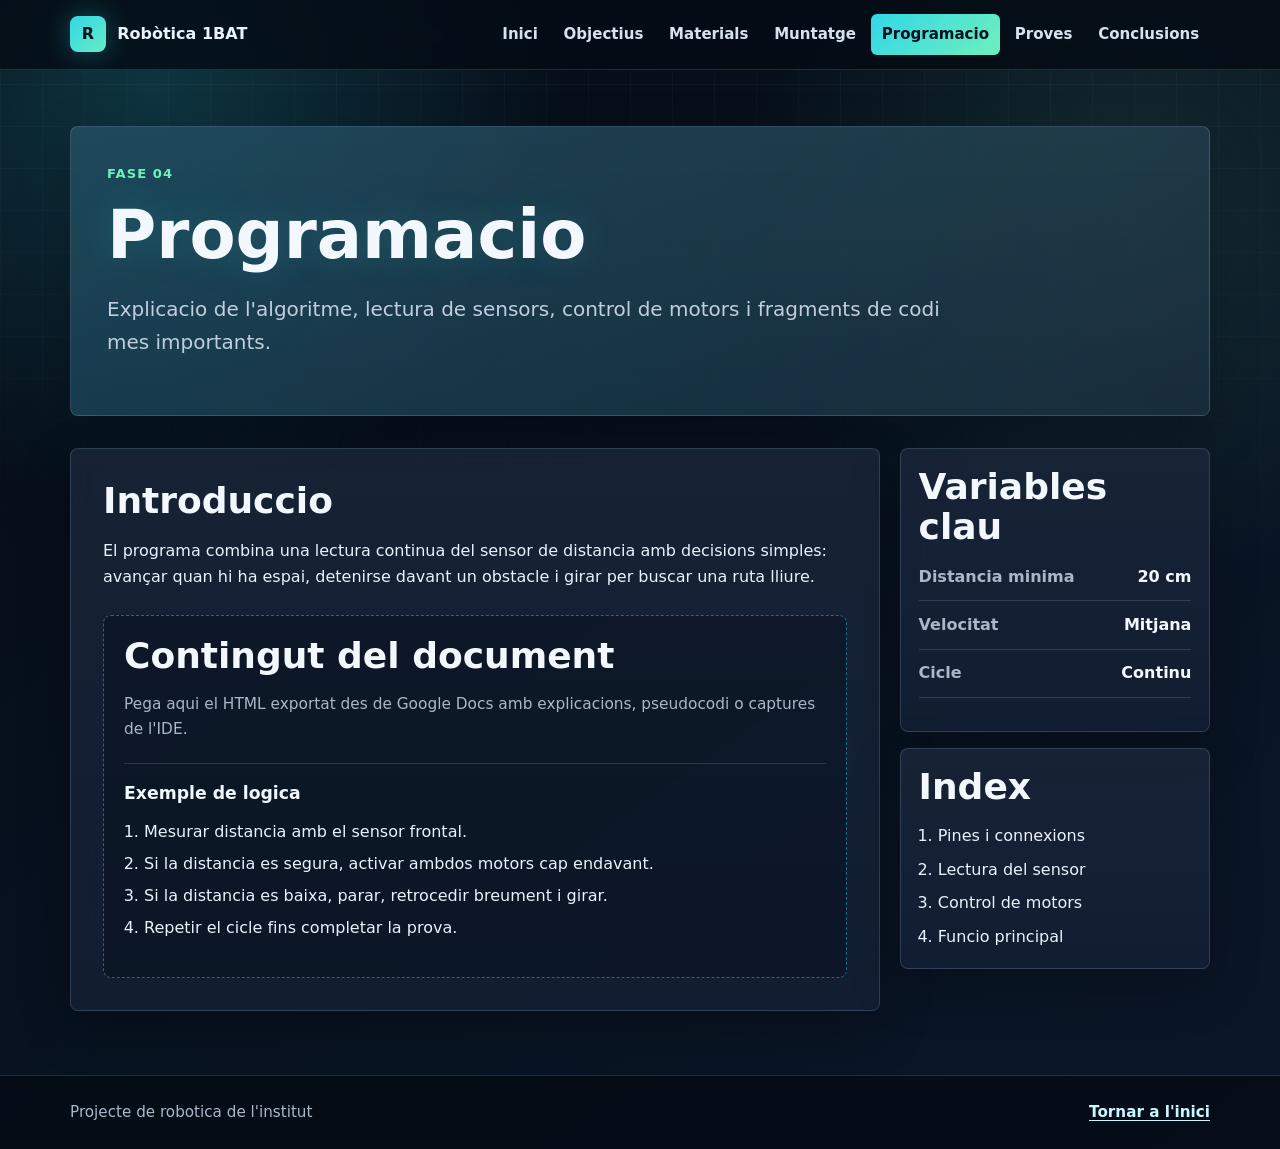
<file: programacion.html>
<!DOCTYPE html>
<html lang="ca">
<head>
  <meta charset="UTF-8">
  <meta name="viewport" content="width=device-width, initial-scale=1.0">
  <meta name="description" content="Programacio i logica de control del robot.">
  <title>Programacio | Projecte de Robotica</title>
  <link rel="stylesheet" href="css/styles.css">
</head>
<body>
  <a class="skip-link" href="#contingut">Saltar al contingut</a>
  <header class="site-header">
    <div class="header-inner">
      <a class="brand" href="index.html"><span class="brand-mark" aria-hidden="true">R</span><span>Robòtica 1BAT</span></a>
      <nav class="site-nav" aria-label="Navegacio principal">
        <a href="index.html">Inici</a>
        <a href="objetivos.html">Objectius</a>
        <a href="materiales.html">Materials</a>
        <a href="montaje.html">Muntatge</a>
        <a href="programacion.html" aria-current="page">Programacio</a>
        <a href="pruebas.html">Proves</a>
        <a href="conclusiones.html">Conclusions</a>
      </nav>
    </div>
  </header>

  <main id="contingut" class="page">
    <section class="page-title">
      <p class="eyebrow">Fase 04</p>
      <h1>Programacio</h1>
      <p class="lead">Explicacio de l'algoritme, lectura de sensors, control de motors i fragments de codi mes importants.</p>
    </section>

    <div class="layout">
      <article class="content-card">
        <h2>Introduccio</h2>
        <p>
          El programa combina una lectura continua del sensor de distancia amb decisions simples:
          avançar quan hi ha espai, detenirse davant un obstacle i girar per buscar una ruta lliure.
        </p>

        <section class="doc-slot" aria-labelledby="docs-programacion">
          <h2 id="docs-programacio">Contingut del document</h2>
          <p class="doc-note">Pega aqui el HTML exportat des de Google Docs amb explicacions, pseudocodi o captures de l'IDE.</p>
          <!-- INICIO GOOGLE DOCS: pega debajo el HTML exportado de programacion. -->
          <div class="example-doc-content">
            <h3>Exemple de logica</h3>
            <ol>
              <li>Mesurar distancia amb el sensor frontal.</li>
              <li>Si la distancia es segura, activar ambdos motors cap endavant.</li>
              <li>Si la distancia es baixa, parar, retrocedir breument i girar.</li>
              <li>Repetir el cicle fins completar la prova.</li>
            </ol>
          </div>
          <!-- FIN GOOGLE DOCS: sustituye el bloque de ejemplo por tu documento. -->
        </section>
      </article>

      <aside aria-label="Resumen de programacion">
        <section class="side-card">
          <h2>Variables clau</h2>
          <dl class="meta-list">
            <div><dt>Distancia minima</dt><dd>20 cm</dd></div>
            <div><dt>Velocitat</dt><dd>Mitjana</dd></div>
            <div><dt>Cicle</dt><dd>Continu</dd></div>
          </dl>
        </section>
        <section class="side-card">
          <h2>Index</h2>
          <ol>
            <li>Pines i connexions</li>
            <li>Lectura del sensor</li>
            <li>Control de motors</li>
            <li>Funcio principal</li>
          </ol>
        </section>
      </aside>
    </div>
  </main>

  <footer class="site-footer"><div class="footer-inner"><span>Projecte de robotica de l'institut</span><a href="index.html">Tornar a l'inici</a></div></footer>
</body>
</html>
</file>
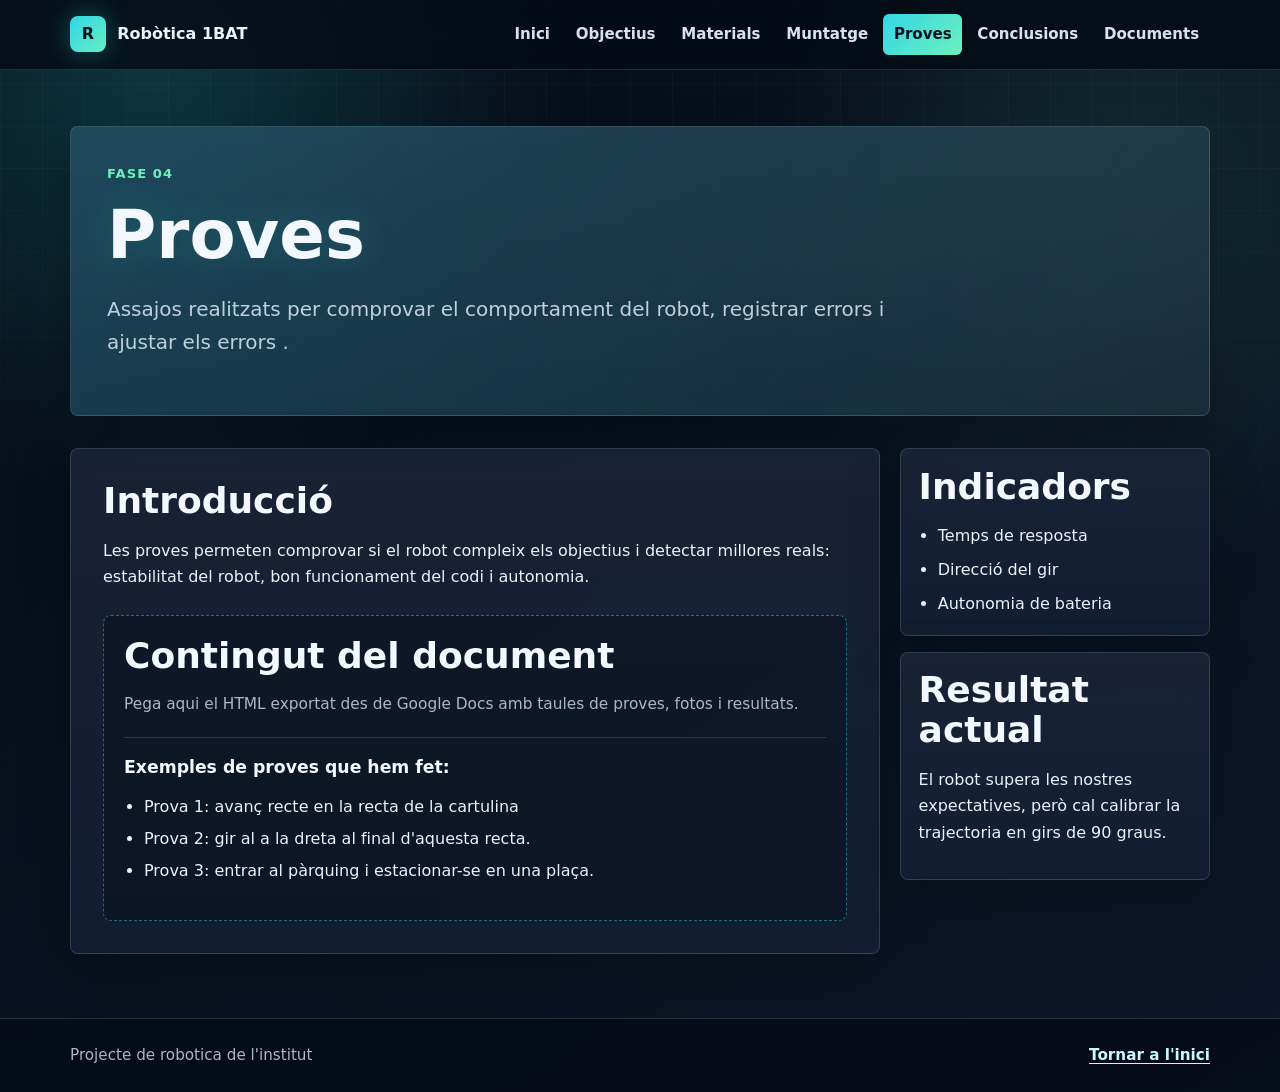
<file: pruebas.html>
<!DOCTYPE html>
<html lang="ca">
<head>
  <meta charset="UTF-8">
  <meta name="viewport" content="width=device-width, initial-scale=1.0">
  <meta name="description" content="Proves, resultats i ajustos del robot.">
  <title>Proves | Projecte de Robotica</title>
  <link rel="stylesheet" href="css/styles.css">
</head>
<body>
  <a class="skip-link" href="#contingut">Saltar al contingut</a>
  <header class="site-header">
    <div class="header-inner">
      <a class="brand" href="index.html"><span class="brand-mark" aria-hidden="true">R</span><span>Robòtica 1BAT</span></a>
      <nav class="site-nav" aria-label="Navegacio principal">
        <a href="index.html">Inici</a>
        <a href="objetivos.html">Objectius</a>
        <a href="materiales.html">Materials</a>
        <a href="montaje.html">Muntatge</a>
        <a href="pruebas.html" aria-current="page">Proves</a>
        <a href="conclusiones.html">Conclusions</a>
        <a href="documents.html">Documents</a>
      </nav>
    </div>
  </header>

  <main id="contingut" class="page">
    <section class="page-title">
      <p class="eyebrow">Fase 04</p>
      <h1>Proves</h1>
      <p class="lead">Assajos realitzats per comprovar el comportament del robot, registrar errors i ajustar els errors .</p>
    </section>

    <div class="layout">
      <article class="content-card">
        <h2>Introducció</h2>
        <p>
          Les proves permeten comprovar si el robot compleix els objectius i detectar millores
          reals: estabilitat del robot, bon funcionament del codi i autonomia.
        </p>

        <section class="doc-slot" aria-labelledby="docs-pruebas">
          <h2 id="docs-proves">Contingut del document</h2>
          <p class="doc-note">Pega aqui el HTML exportat des de Google Docs amb taules de proves, fotos i resultats.</p>
          <!-- INICIO GOOGLE DOCS: pega debajo el HTML exportado de pruebas. -->
          <div class="example-doc-content">
            <h3>Exemples de proves que hem fet:</h3>
            <ul>
              <li>Prova 1: avanç recte en la recta de la cartulina</li>
              <li>Prova 2: gir al a la dreta al final d'aquesta recta.</li>
              <li>Prova 3: entrar al pàrquing i estacionar-se en una plaça.</li>
            </ul>
          </div>
          <!-- FIN GOOGLE DOCS: sustituye el bloque de ejemplo por tu documento. -->
        </section>
      </article>

      <aside aria-label="Resumen de pruebas">
        <section class="side-card">
          <h2>Indicadors</h2>
          <ul>
            <li>Temps de resposta</li>
            <li>Direcció del gir</li>
            <li>Autonomia de bateria</li>
          </ul>
        </section>
        <section class="side-card">
          <h2>Resultat actual</h2>
          <p>El robot supera les nostres expectatives, però cal calibrar la trajectoria en girs de 90 graus.</p>
        </section>
      </aside>
    </div>
  </main>

  <footer class="site-footer"><div class="footer-inner"><span>Projecte de robotica de l'institut</span><a href="index.html">Tornar a l'inici</a></div></footer>
</body>
</html>
</file>
<file: css/styles.css>
/* =========================================================
   Web de documentacion del proyecto de robotica
   Edita las variables de color si quieres adaptar la identidad.
   ========================================================= */

:root {
  --color-bg: #07111f;
  --color-bg-2: #0d1b2e;
  --color-surface: rgba(14, 28, 48, 0.82);
  --color-surface-strong: #101f34;
  --color-surface-soft: rgba(29, 51, 76, 0.72);
  --color-text: #eaf2fb;
  --color-muted: #a9b8c8;
  --color-primary: #f3f8ff;
  --color-primary-2: #c7f7ff;
  --color-accent: #31d7e8;
  --color-accent-dark: #6ef0bc;
  --color-warm: #f6c85f;
  --color-line: rgba(156, 188, 219, 0.2);
  --shadow-soft: 0 28px 70px rgba(0, 0, 0, 0.44);
  --shadow-card: 0 18px 50px rgba(0, 0, 0, 0.26);
  --radius: 8px;
  --max-width: 1180px;
}

* {
  box-sizing: border-box;
}

html {
  scroll-behavior: smooth;
}

body {
  margin: 0;
  color: var(--color-text);
  background:
    radial-gradient(circle at 12% 8%, rgba(49, 215, 232, 0.2), transparent 26rem),
    radial-gradient(circle at 88% 18%, rgba(110, 240, 188, 0.12), transparent 24rem),
    linear-gradient(145deg, #050b14 0%, var(--color-bg) 46%, #0b1728 100%);
  font-family: ui-sans-serif, system-ui, -apple-system, BlinkMacSystemFont, "Segoe UI", sans-serif;
  font-size: 16px;
  line-height: 1.65;
  min-height: 100vh;
}

body::before {
  content: "";
  position: fixed;
  inset: 0;
  z-index: -1;
  background-image:
    linear-gradient(rgba(255, 255, 255, 0.035) 1px, transparent 1px),
    linear-gradient(90deg, rgba(255, 255, 255, 0.035) 1px, transparent 1px);
  background-size: 42px 42px;
  mask-image: linear-gradient(180deg, rgba(0, 0, 0, 0.85), transparent 80%);
}

img {
  display: block;
  max-width: 100%;
  height: auto;
}

a {
  color: var(--color-primary-2);
  text-decoration-thickness: 0.09em;
  text-underline-offset: 0.18em;
}

a:hover {
  color: var(--color-accent-dark);
}

a:focus-visible,
button:focus-visible {
  outline: 3px solid rgba(2, 169, 199, 0.55);
  outline-offset: 3px;
  border-radius: 4px;
}

.skip-link {
  position: absolute;
  left: 1rem;
  top: 1rem;
  z-index: 100;
  transform: translateY(-160%);
  background: #dffbff;
  color: #06101d;
  padding: 0.65rem 0.9rem;
  border-radius: 6px;
}

.skip-link:focus {
  transform: translateY(0);
}

.site-header {
  position: sticky;
  top: 0;
  z-index: 20;
  border-bottom: 1px solid rgba(156, 188, 219, 0.18);
  background: rgba(5, 11, 20, 0.78);
  backdrop-filter: blur(14px);
}

.header-inner {
  max-width: var(--max-width);
  margin: 0 auto;
  padding: 0.9rem 1.25rem;
  display: flex;
  align-items: center;
  justify-content: space-between;
  gap: 1.2rem;
}

.brand {
  display: inline-flex;
  align-items: center;
  gap: 0.7rem;
  color: var(--color-text);
  font-weight: 800;
  letter-spacing: 0;
  text-decoration: none;
  white-space: nowrap;
}

.brand-mark {
  width: 2.25rem;
  height: 2.25rem;
  display: grid;
  place-items: center;
  border-radius: 8px;
  background:
    linear-gradient(135deg, rgba(49, 215, 232, 0.95), rgba(110, 240, 188, 0.85)),
    #31d7e8;
  color: #06101d;
  font-weight: 900;
  box-shadow: 0 0 28px rgba(49, 215, 232, 0.32);
}

.site-nav {
  display: flex;
  flex-wrap: wrap;
  justify-content: flex-end;
  gap: 0.25rem;
}

.site-nav a {
  color: #d7e2ee;
  text-decoration: none;
  font-weight: 650;
  font-size: 0.94rem;
  padding: 0.48rem 0.68rem;
  border-radius: 6px;
}

.site-nav a:hover,
.site-nav a[aria-current="page"] {
  color: #07111f;
  background: linear-gradient(135deg, var(--color-accent), var(--color-accent-dark));
}

.page {
  max-width: var(--max-width);
  margin: 0 auto;
  padding: 3.5rem 1.25rem 4rem;
}

.hero {
  display: grid;
  grid-template-columns: minmax(0, 1fr) minmax(320px, 0.95fr);
  gap: 2.4rem;
  align-items: center;
  min-height: calc(100vh - 5.2rem);
  padding-block: 2rem 3rem;
}

.eyebrow {
  margin: 0 0 0.85rem;
  color: var(--color-accent-dark);
  font-weight: 800;
  text-transform: uppercase;
  font-size: 0.82rem;
  letter-spacing: 0.08em;
}

h1,
h2,
h3 {
  color: var(--color-primary);
  line-height: 1.12;
  letter-spacing: 0;
}

h1 {
  margin: 0;
  max-width: 12ch;
  font-size: clamp(2.4rem, 8vw, 5rem);
  text-shadow: 0 0 36px rgba(49, 215, 232, 0.18);
}

.page-title h1 {
  max-width: 16ch;
  font-size: clamp(2.15rem, 6vw, 4.2rem);
}

h2 {
  margin: 0 0 1rem;
  font-size: clamp(1.55rem, 3vw, 2.25rem);
}

h3 {
  margin: 0 0 0.55rem;
  font-size: 1.08rem;
}

.lead {
  max-width: 66ch;
  color: #c1cfdd;
  font-size: clamp(1.08rem, 2vw, 1.25rem);
}

.hero-actions {
  display: flex;
  flex-wrap: wrap;
  gap: 0.75rem;
  margin-top: 1.7rem;
}

.button {
  display: inline-flex;
  align-items: center;
  justify-content: center;
  min-height: 2.75rem;
  padding: 0.72rem 1rem;
  border-radius: 7px;
  border: 1px solid rgba(49, 215, 232, 0.72);
  background: linear-gradient(135deg, var(--color-accent), var(--color-accent-dark));
  color: #06101d;
  font-weight: 800;
  text-decoration: none;
}

.button:hover {
  color: #06101d;
  background: linear-gradient(135deg, #8ff6ff, #95ffd1);
}

.button.secondary {
  color: var(--color-primary);
  background: rgba(255, 255, 255, 0.04);
  border-color: rgba(156, 188, 219, 0.32);
}

.button.secondary:hover {
  color: var(--color-primary);
  background: rgba(255, 255, 255, 0.08);
}

.hero-media {
  position: relative;
}

.hero-media img {
  width: 100%;
  aspect-ratio: 4 / 3;
  object-fit: cover;
  border-radius: var(--radius);
  box-shadow: var(--shadow-soft);
  border: 1px solid rgba(156, 188, 219, 0.28);
  filter: saturate(1.05) contrast(1.04);
}

.media-caption {
  position: absolute;
  right: 1rem;
  bottom: 1rem;
  max-width: 15rem;
  padding: 0.75rem 0.85rem;
  border: 1px solid rgba(49, 215, 232, 0.32);
  border-radius: 8px;
  background: rgba(5, 11, 20, 0.78);
  color: #eaf2fb;
  font-size: 0.88rem;
  backdrop-filter: blur(10px);
}

.quick-panel,
.card,
.content-card,
.side-card {
  border: 1px solid var(--color-line);
  border-radius: var(--radius);
  background:
    linear-gradient(180deg, rgba(255, 255, 255, 0.045), rgba(255, 255, 255, 0.018)),
    var(--color-surface);
  box-shadow: var(--shadow-card);
  backdrop-filter: blur(16px);
}

.quick-panel {
  margin-top: 1.25rem;
  padding: 1rem;
  position: relative;
  overflow: hidden;
}

.quick-panel::before {
  content: "";
  position: absolute;
  inset: 0;
  border-top: 1px solid rgba(49, 215, 232, 0.5);
  pointer-events: none;
}

.quick-grid {
  display: grid;
  grid-template-columns: repeat(4, minmax(0, 1fr));
  gap: 0.8rem;
  margin: 0;
}

.quick-grid div {
  min-width: 0;
  padding: 0.85rem;
  border-radius: 7px;
  background: rgba(5, 11, 20, 0.42);
  border: 1px solid rgba(156, 188, 219, 0.16);
}

.quick-grid dt {
  color: var(--color-muted);
  font-size: 0.78rem;
  font-weight: 800;
  text-transform: uppercase;
}

.quick-grid dd {
  margin: 0.1rem 0 0;
  color: var(--color-primary);
  font-size: 1.05rem;
  font-weight: 850;
}

.section {
  padding-block: 2.6rem;
}

.section-header {
  max-width: 760px;
  margin-bottom: 1.5rem;
}

.cards-grid {
  display: grid;
  grid-template-columns: repeat(3, minmax(0, 1fr));
  gap: 1rem;
}

.card {
  min-height: 100%;
  padding: 1.2rem;
  text-decoration: none;
  color: var(--color-text);
  transition: transform 160ms ease, box-shadow 160ms ease, border-color 160ms ease;
  position: relative;
  overflow: hidden;
}

.card::after {
  content: "";
  position: absolute;
  inset: auto 1rem 0;
  height: 2px;
  background: linear-gradient(90deg, var(--color-accent), transparent);
  opacity: 0;
  transition: opacity 160ms ease;
}

.card:hover {
  transform: translateY(-3px);
  border-color: rgba(49, 215, 232, 0.5);
  box-shadow: 0 24px 58px rgba(0, 0, 0, 0.34);
}

.card:hover::after {
  opacity: 1;
}

.card .tag {
  display: inline-flex;
  margin-bottom: 1rem;
  padding: 0.28rem 0.55rem;
  border-radius: 999px;
  background: rgba(49, 215, 232, 0.12);
  color: var(--color-accent-dark);
  border: 1px solid rgba(49, 215, 232, 0.22);
  font-size: 0.78rem;
  font-weight: 850;
}

.card p {
  color: var(--color-muted);
  margin: 0;
}

.status {
  display: grid;
  grid-template-columns: 0.9fr 1.1fr;
  gap: 1rem;
  align-items: stretch;
}

.status-board {
  padding: 1.35rem;
  border-radius: var(--radius);
  color: #fff;
  background:
    linear-gradient(135deg, rgba(49, 215, 232, 0.33), rgba(110, 240, 188, 0.12)),
    linear-gradient(160deg, #10243d, #07111f);
  border: 1px solid rgba(49, 215, 232, 0.28);
  box-shadow: var(--shadow-card);
}

.status-board h2 {
  color: #fff;
}

.status-list {
  display: grid;
  gap: 0.75rem;
}

.status-item {
  padding: 1rem;
}

.status-item strong {
  color: var(--color-accent-dark);
}

.page-title {
  margin-bottom: 2rem;
  padding: 2.25rem;
  border-radius: var(--radius);
  background:
    linear-gradient(135deg, rgba(49, 215, 232, 0.18), rgba(110, 240, 188, 0.06)),
    linear-gradient(180deg, rgba(255, 255, 255, 0.055), rgba(255, 255, 255, 0.018)),
    var(--color-surface);
  border: 1px solid var(--color-line);
  box-shadow: var(--shadow-card);
}

.layout {
  display: grid;
  grid-template-columns: minmax(0, 1fr) 310px;
  gap: 1.25rem;
  align-items: start;
}

.content-card {
  padding: clamp(1.25rem, 3vw, 2rem);
}

.doc-slot {
  margin-top: 1.5rem;
  padding: 1.25rem;
  border: 1px dashed rgba(49, 215, 232, 0.46);
  border-radius: var(--radius);
  background: rgba(5, 11, 20, 0.34);
}

.doc-slot h2 {
  margin-top: 0;
}

.doc-note {
  color: var(--color-muted);
  font-size: 0.96rem;
}

.example-doc-content {
  margin-top: 1.25rem;
  padding-top: 1.25rem;
  border-top: 1px solid var(--color-line);
}

.example-doc-content ul,
.example-doc-content ol {
  padding-left: 1.25rem;
}

.example-doc-content li + li {
  margin-top: 0.35rem;
}

/* Estils per al document de lliurament */
.doc-content {
  margin-top: 1.5rem;
  padding: 1.5rem;
  background: rgba(5, 11, 20, 0.4);
  border-radius: var(--radius);
  border: 1px solid var(--color-line);
}

.doc-content h3 {
  margin-top: 1.5rem;
  margin-bottom: 0.75rem;
  padding-bottom: 0.5rem;
  border-bottom: 2px solid var(--color-accent);
  font-size: 1.1rem;
  color: var(--color-accent);
}

.doc-content h3:first-child {
  margin-top: 0;
}

.doc-content p {
  margin-bottom: 1rem;
  line-height: 1.7;
}

.doc-content .highlight {
  padding: 0.75rem 1rem;
  background: rgba(49, 215, 232, 0.15);
  border-left: 3px solid var(--color-accent);
  border-radius: 0 4px 4px 0;
  font-weight: 600;
  color: var(--color-primary-2);
}

.doc-content ul {
  list-style: none;
  padding: 0;
  margin: 1rem 0;
}

.doc-content ul li {
  padding: 0.5rem 0;
  padding-left: 1.5rem;
  position: relative;
}

.doc-content ul li::before {
  content: "▸";
  position: absolute;
  left: 0;
  color: var(--color-accent);
}

.doc-content a {
  color: var(--color-accent);
  text-decoration: underline;
  text-underline-offset: 0.2em;
}

.doc-content a:hover {
  color: var(--color-accent-dark);
}

.side-card {
  padding: 1.1rem;
}

.side-card + .side-card {
  margin-top: 1rem;
}

.side-card ul,
.side-card ol {
  margin: 0;
  padding-left: 1.2rem;
}

.side-card li + li {
  margin-top: 0.45rem;
}

.meta-list {
  display: grid;
  gap: 0.65rem;
}

.meta-list div {
  display: flex;
  justify-content: space-between;
  gap: 1rem;
  padding-bottom: 0.65rem;
  border-bottom: 1px solid var(--color-line);
}

.meta-list dt {
  color: var(--color-muted);
  font-weight: 750;
}

.meta-list dd {
  margin: 0;
  color: var(--color-primary);
  font-weight: 850;
  text-align: right;
}

.callout {
  margin-top: 1.25rem;
  padding: 1rem;
  border-left: 4px solid var(--color-accent);
  border-radius: 0 8px 8px 0;
  background: rgba(49, 215, 232, 0.1);
}

.site-footer {
  border-top: 1px solid var(--color-line);
  background: rgba(5, 11, 20, 0.78);
}

.footer-inner {
  max-width: var(--max-width);
  margin: 0 auto;
  padding: 1.5rem 1.25rem;
  display: flex;
  flex-wrap: wrap;
  align-items: center;
  justify-content: space-between;
  gap: 0.8rem;
  color: var(--color-muted);
  font-size: 0.95rem;
}

.footer-inner a {
  font-weight: 750;
}

@media (max-width: 980px) {
  .header-inner {
    align-items: flex-start;
    flex-direction: column;
  }

  .site-nav {
    justify-content: flex-start;
  }

  .hero,
  .status,
  .layout {
    grid-template-columns: 1fr;
  }

  .quick-grid,
  .cards-grid {
    grid-template-columns: repeat(2, minmax(0, 1fr));
  }
}

@media (max-width: 640px) {
  body {
    font-size: 15px;
  }

  .page {
    padding-top: 2rem;
  }

  .hero {
    min-height: auto;
    padding-top: 1rem;
  }

  .site-nav a {
    padding: 0.46rem 0.52rem;
  }

  .quick-grid,
  .cards-grid {
    grid-template-columns: 1fr;
  }

  .media-caption {
    position: static;
    max-width: none;
    margin-top: 0.75rem;
    background: var(--color-primary);
  }

  .page-title {
    padding: 1.25rem;
  }

  .meta-list div {
    display: block;
  }

  .meta-list dd {
    text-align: left;
  }
}

/* Estils per al botó desplegable */
.collapsible {
  width: 100%;
  padding: 1.25rem 1.5rem;
  border: 1px solid var(--color-line);
  border-radius: var(--radius);
  background: linear-gradient(135deg, rgba(49, 215, 232, 0.15), rgba(110, 240, 188, 0.08));
  color: var(--color-accent);
  font-size: 1.1rem;
  font-weight: 700;
  cursor: pointer;
  display: flex;
  justify-content: space-between;
  align-items: center;
  transition: all 0.3s ease;
}

.collapsible:hover {
  background: linear-gradient(135deg, rgba(49, 215, 232, 0.25), rgba(110, 240, 188, 0.15));
  border-color: var(--color-accent);
}

.collapsible .arrow {
  font-size: 0.9rem;
  transition: transform 0.3s ease;
}

.collapsible.active .arrow {
  transform: rotate(180deg);
}

#docExpandible {
  margin-top: 0;
  border-top: none;
  border-radius: 0 0 var(--radius) var(--radius);
}
</file>
